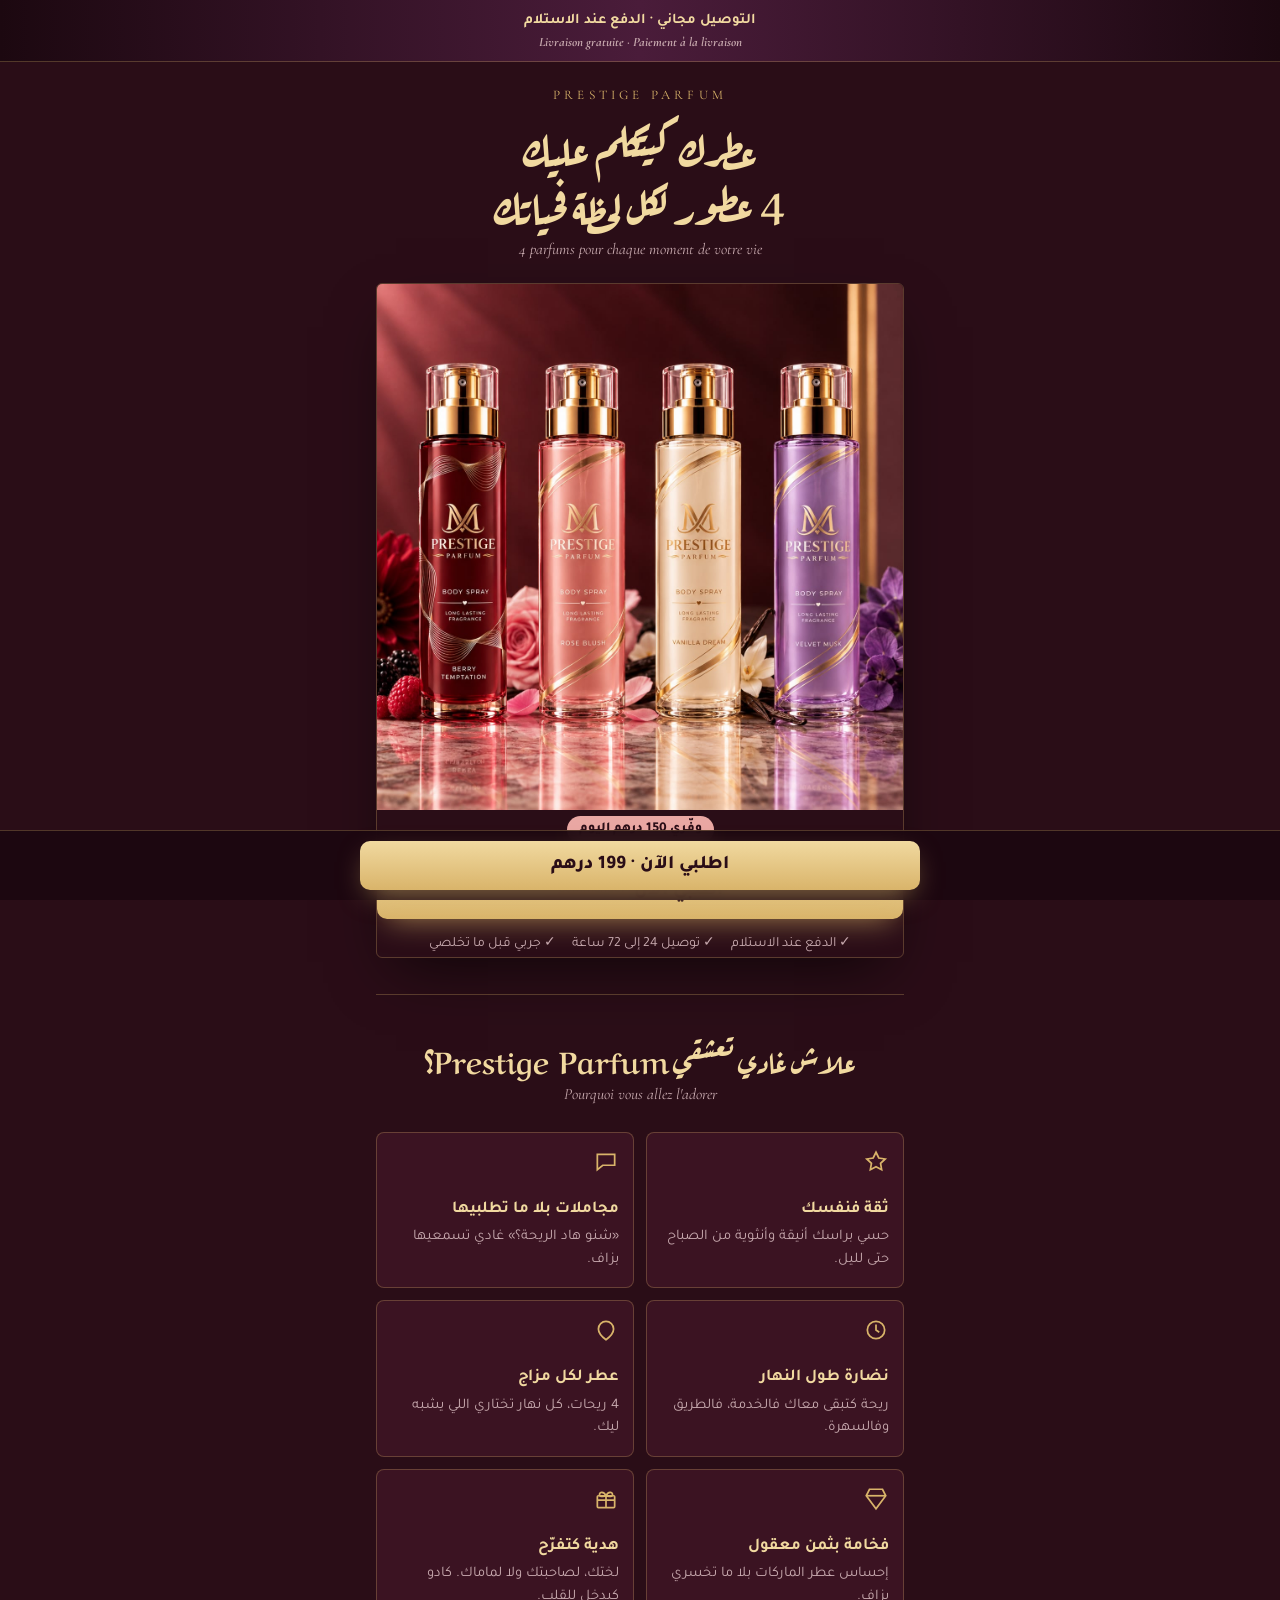
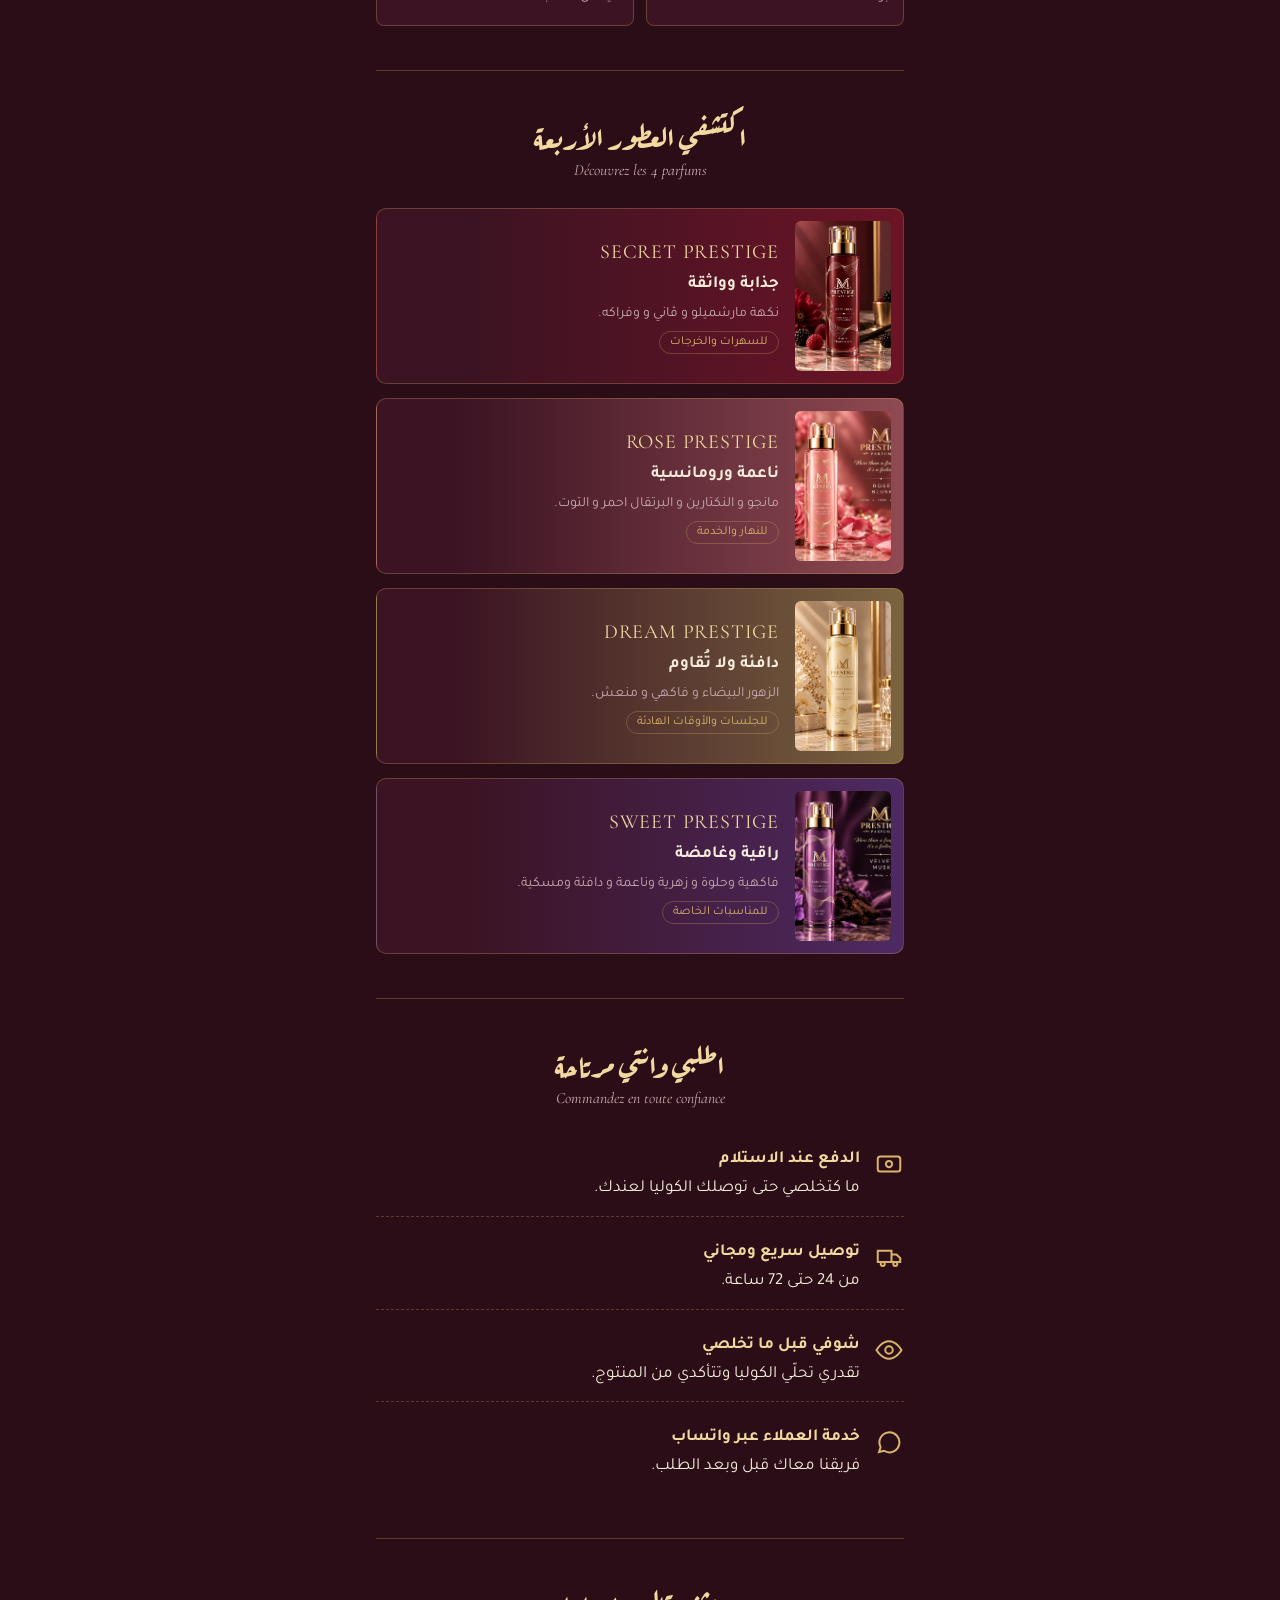
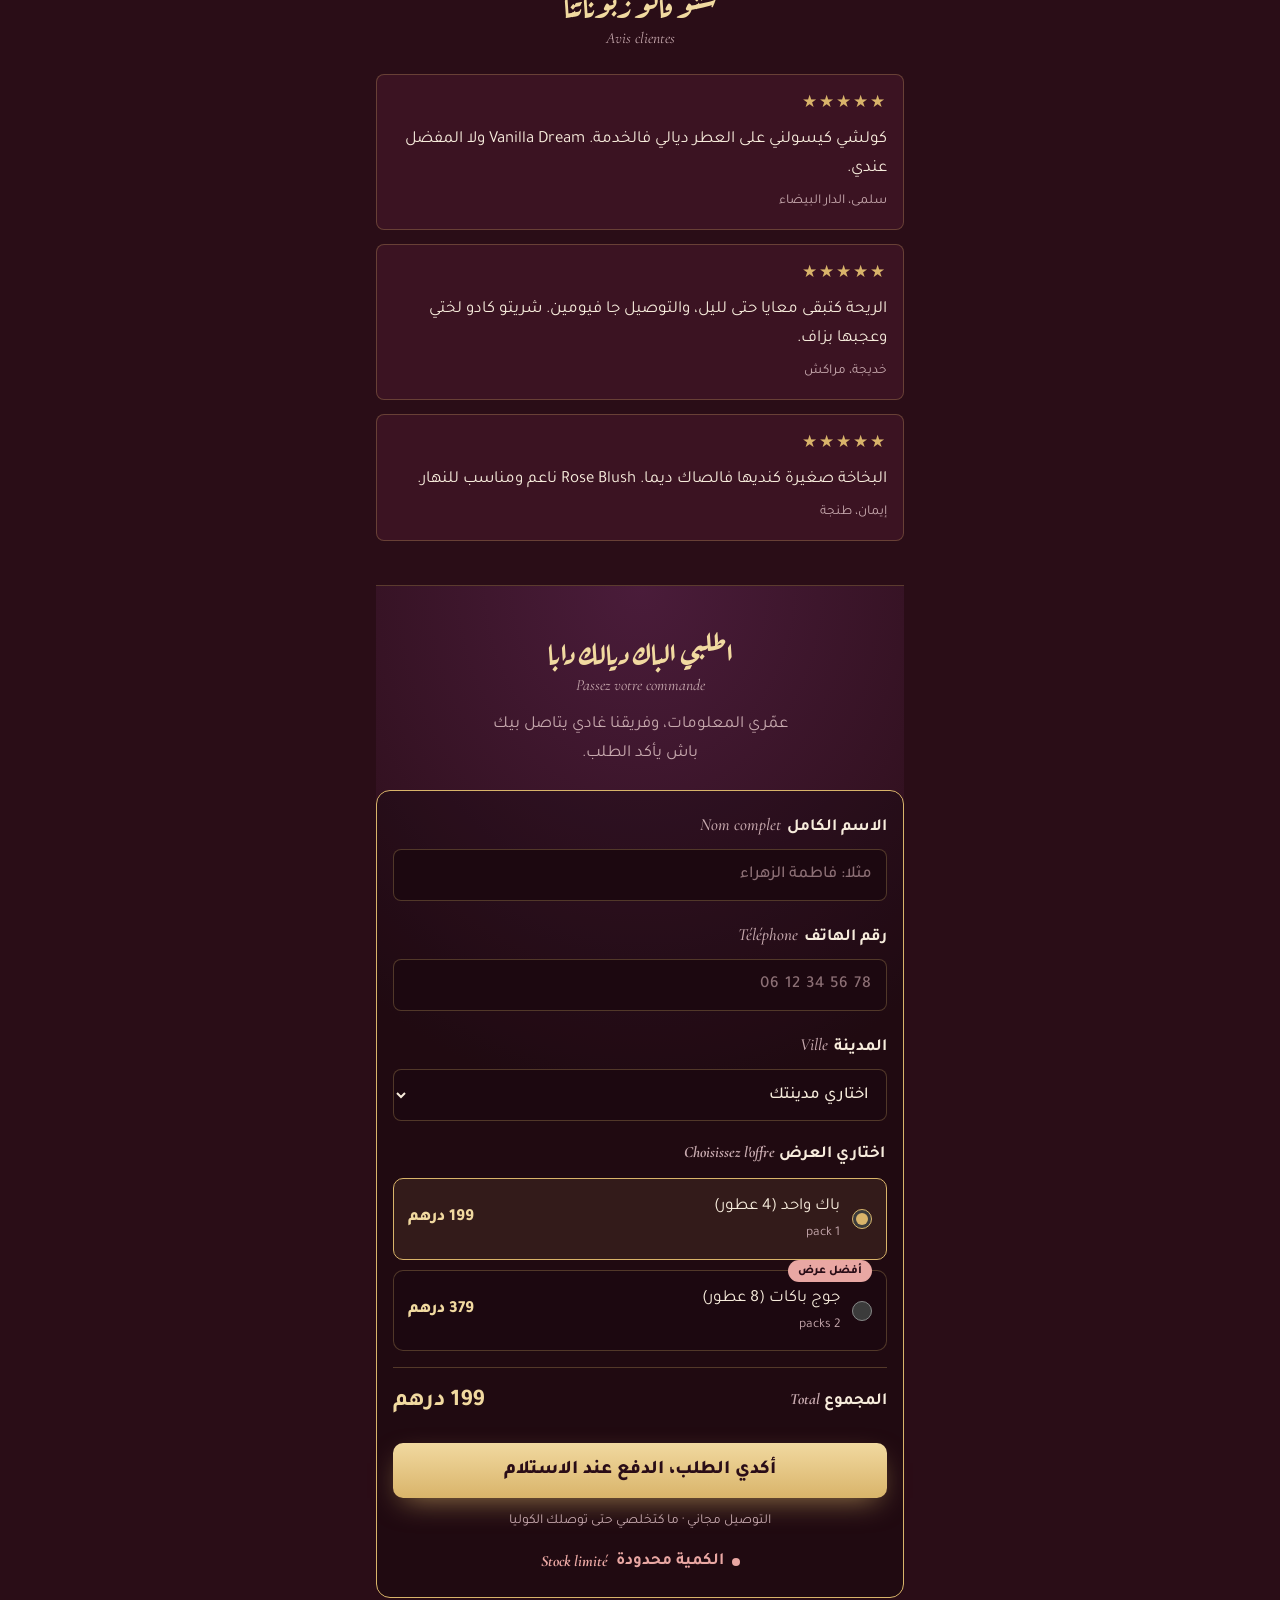
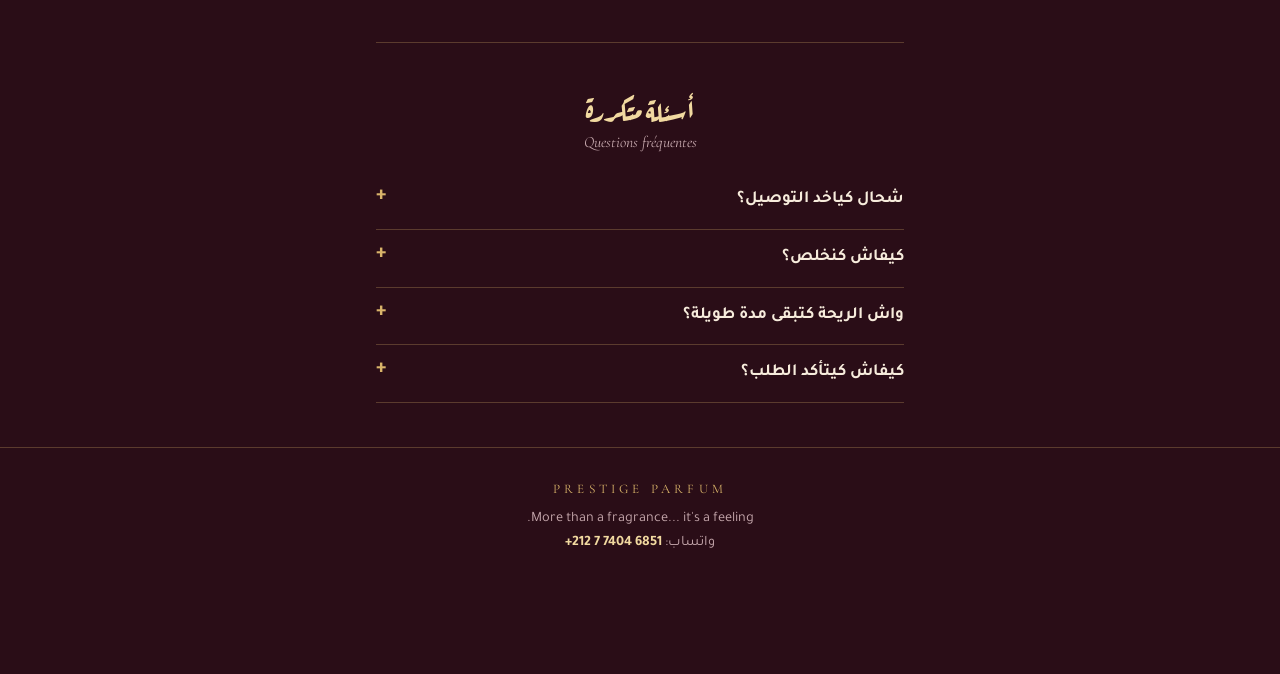
<file: index.html>
<!doctype html><html><head><meta charset=utf8><meta name=viewport content="width=device-width,initial-scale=1,viewport-fit=cover"><style>:root{color-scheme:light;box-sizing:border-box;padding-top:env(safe-area-inset-top,0px);padding-bottom:env(safe-area-inset-bottom,0px)}html{scroll-padding-top:env(safe-area-inset-top,0px)}body{margin:0;padding:0;font:14px -apple-system,BlinkMacSystemFont,sans-serif;background:#fff;color:#000}img{max-width:100%}[hidden]:not([hidden=until-found i]){display:none!important}</style></head><body>
<title>Prestige Parfum</title>
<meta name="claude:viewport-fit-sides" content="cover">
<link rel="preconnect" href="https://fonts.googleapis.com">
<link rel="stylesheet" href="https://fonts.googleapis.com/css2?family=Aref+Ruqaa:wght@400;700&family=Tajawal:wght@400;500;700;800&family=Cormorant+Garamond:ital,wght@0,500;0,600;1,500&display=swap">
<link rel="stylesheet" href="style.css">


<div dir="rtl" lang="ar">
<div class="topbar">التوصيل مجاني · الدفع عند الاستلام
  <span class="fr">Livraison gratuite · Paiement à la livraison</span></div>

<main class="wrap">
  <header class="hero">
    <div class="brand">Prestige Parfum</div>
    <h1>عطرك كيتكلم عليك<br>4 عطور لكل لحظة فحياتك</h1>
    <span class="fr">4 parfums pour chaque moment de votre vie</span>
    <figure class="shot"><img src="produit/251a0d81-afad-4828-9b76-076a8b34fb62.jpg"/>
    <span class="save">وفّري 150 درهم اليوم</span>
    <a class="btn" href="#order">اطلبي الآن <small>Commander</small></a>
    <div class="mini-trust"><span>✓ الدفع عند الاستلام</span><span>✓ توصيل 24 إلى 72 ساعة</span><span>✓ جربي قبل ما تخلصي</span></div>
  </header>

  <section>
    <h2>علاش غادي تعشقي Prestige Parfum؟</h2>
    <span class="fr">Pourquoi vous allez l'adorer</span>
    <div class="benefits">
      <div class="b"><svg viewBox="0 0 24 24"><path d="M12 3l2.6 5.3 5.9.9-4.3 4.1 1 5.8L12 16.4 6.8 19.1l1-5.8L3.5 9.2l5.9-.9z"/></svg><h3>ثقة فنفسك</h3><p>حسي براسك أنيقة وأنثوية من الصباح حتى لليل.</p></div>
      <div class="b"><svg viewBox="0 0 24 24"><path d="M4 5h16v10H9l-5 4z"/></svg><h3>مجاملات بلا ما تطلبيها</h3><p>«شنو هاد الريحة؟» غادي تسمعيها بزاف.</p></div>
      <div class="b"><svg viewBox="0 0 24 24"><circle cx="12" cy="12" r="8"/><path d="M12 7v5l3 2"/></svg><h3>نضارة طول النهار</h3><p>ريحة كتبقى معاك فالخدمة، فالطريق وفالسهرة.</p></div>
      <div class="b"><svg viewBox="0 0 24 24"><path d="M12 21c4-3 7-6 7-10a7 7 0 0 0-14 0c0 4 3 7 7 10z"/></svg><h3>عطر لكل مزاج</h3><p>4 ريحات، كل نهار تختاري اللي يشبه ليك.</p></div>
      <div class="b"><svg viewBox="0 0 24 24"><path d="M6 3h12l3 6-9 12L3 9z"/><path d="M3 9h18"/></svg><h3>فخامة بثمن معقول</h3><p>إحساس عطر الماركات بلا ما تخسري بزاف.</p></div>
      <div class="b"><svg viewBox="0 0 24 24"><rect x="4" y="9" width="16" height="11" rx="1"/><path d="M12 9v11M4 13h16M12 9c-2-4-6-4-6-1s6 1 6 1 6 2 6-1-4-3-6 1"/></svg><h3>هدية كتفرّح</h3><p>لختك، لصاحبتك ولا لماماك. كادو كيدخل للقلب.</p></div>
    </div>
  </section>

  <section>
    <h2>اكتشفي العطور الأربعة</h2>
    <span class="fr">Découvrez les 4 parfums</span>
    <div class="scents">
      <article class="scent" style="--tint:#6b1426">
        <img src="produit/e887d39a-1cb2-4eed-848a-6aa7c193778f.jpg"/>
        <div><span class="en">SECRET PRESTIGE</span><div class="mood">جذابة وواثقة</div><div class="when">نكهة مارشميلو و ڤاني و وفراكه.</div><span class="tag">للسهرات والخرجات</span></div>
      </article>
      <article class="scent" style="--tint:#8f4a52">
        <img src="produit/Élégance Rose Blush Prestige.png"/>
        <div><span class="en">ROSE PRESTIGE</span><div class="mood">ناعمة ورومانسية</div><div class="when">مانجو و النكتارين و البرتقال احمر و التوت.</div><span class="tag">للنهار والخدمة</span></div>
      </article>
      <article class="scent" style="--tint:#7a6440">
        <img src="produit/fa519f61-301d-484a-a3b9-3ae9c3ab3df2.jpg"/>
        <div><span class="en">DREAM PRESTIGE </span><div class="mood">دافئة ولا تُقاوم</div><div class="when">الزهور البيضاء و فاكهي و منعش.</div><span class="tag">للجلسات والأوقات الهادئة</span></div>
      </article>
      <article class="scent" style="--tint:#4d2a63">
        <img src="produit/Prestige Parfum – Velours Musqué.png"/>
        <div><span class="en">SWEET PRESTIGE </span><div class="mood">راقية وغامضة</div><div class="when"> فاكهية وحلوة و زهرية وناعمة و دافئة ومسكية.</div><span class="tag">للمناسبات الخاصة</span></div>
      </article>
    </div>
  </section>

  <section>
    <h2>اطلبي وانتي مرتاحة</h2>
    <span class="fr">Commandez en toute confiance</span>
    <div class="trust">
      <div class="t"><svg viewBox="0 0 24 24"><rect x="3" y="6" width="18" height="12" rx="2"/><circle cx="12" cy="12" r="2.5"/></svg><div><b>الدفع عند الاستلام</b><br>ما كتخلصي حتى توصلك الكوليا لعندك.</div></div>
      <div class="t"><svg viewBox="0 0 24 24"><path d="M3 7h11v9H3zM14 10h4l3 3v3h-7"/><circle cx="7" cy="17.5" r="1.6"/><circle cx="17" cy="17.5" r="1.6"/></svg><div><b>توصيل سريع ومجاني</b><br>من 24 حتى 72 ساعة.</div></div>
      <div class="t"><svg viewBox="0 0 24 24"><path d="M2 12s4-7 10-7 10 7 10 7-4 7-10 7S2 12 2 12z"/><circle cx="12" cy="12" r="3"/></svg><div><b>شوفي قبل ما تخلصي</b><br>تقدري تحلّي الكوليا وتتأكدي من المنتوج.</div></div>
      <div class="t"><svg viewBox="0 0 24 24"><path d="M4 20l1.3-3.9A8 8 0 1 1 8 19z"/></svg><div><b>خدمة العملاء عبر واتساب</b><br>فريقنا معاك قبل وبعد الطلب.</div></div>
    </div>
  </section>

  <section>
    <h2>شنو قالو زبوناتنا</h2>
    <span class="fr">Avis clientes</span>
    <div class="reviews">
      <div class="r"><div class="stars">★★★★★</div><p>كولشي كيسولني على العطر ديالي فالخدمة. Vanilla Dream ولا المفضل عندي.</p><div class="who">سلمى، الدار البيضاء</div></div>
      <div class="r"><div class="stars">★★★★★</div><p>الريحة كتبقى معايا حتى لليل، والتوصيل جا فيومين. شريتو كادو لختي وعجبها بزاف.</p><div class="who">خديجة، مراكش</div></div>
      <div class="r"><div class="stars">★★★★★</div><p>البخاخة صغيرة كنديها فالصاك ديما. Rose Blush ناعم ومناسب للنهار.</p><div class="who">إيمان، طنجة</div></div>
    </div>
  </section>

  <section id="order">
    <h2>اطلبي الباك ديالك دابا</h2>
    <span class="fr">Passez votre commande</span>
    <p class="lede">عمّري المعلومات، وفريقنا غادي يتاصل بيك باش يأكد الطلب.</p>

    <form action="https://api.web3forms.com/submit" method="POST" class="form" id="f" novalidate>
       <input type="hidden" name="access_key" value="2daed259-f0a3-4b2b-a0cb-592db653ac8d">
      <div id="fields">
        <div class="field">
          <label for="name">الاسم الكامل<span>Nom complet</span></label>
          <input id="name" name="name" autocomplete="name" placeholder="مثلا: فاطمة الزهراء" required>
          <div class="err" id="e-name"></div>
        </div>
        <div class="field">
          <label for="phone">رقم الهاتف<span>Téléphone</span></label>
          <input id="phone" name="phone" type="tel" inputmode="numeric" autocomplete="tel" placeholder="06 12 34 56 78" maxlength="14" required>
          <div class="err" id="e-phone"></div>
        </div>
        <div class="field">
          <label for="city">المدينة<span>Ville</span></label>
          <select id="city" name="city" required>
            <option value="">اختاري مدينتك</option>
          </select>
          <div class="err" id="e-city"></div>
        </div>

        <fieldset class="offers">
          <legend>اختاري العرض <span class="fr" style="display:inline">Choisissez l'offre</span></legend>
          <label class="offer"><input type="radio" name="offer" id="o1" value="1" checked>
            <div>باك واحد (4 عطور)<small>1 pack</small></div><span class="p">199 درهم</span></label>
          <label class="offer"><span class="badge">أفضل عرض</span><input type="radio" name="offer" id="o2" value="2">
            <div>جوج باكات (8 عطور)<small>2 packs </small></div><span class="p">379 درهم</span></label>
        </fieldset>

        <div class="total"><span>المجموع <small class="fr" style="display:inline">Total</small></span><span class="v" id="total">199 درهم</span></div>
        <button class="btn" type="submit">أكدي الطلب، الدفع عند الاستلام</button>
        <p class="note">التوصيل مجاني · ما كتخلصي حتى توصلك الكوليا</p>
        <div class="stock"><span class="dot"></span>الكمية محدودة <span class="fr" style="display:inline;color:inherit">Stock limité</span></div>
      </div>
      <div class="thanks" id="thanks" hidden>
        <svg viewBox="0 0 24 24"><circle cx="12" cy="12" r="10"/><path d="M7 12.5l3.2 3L17 9"/></svg>
        <h3>شكرا! توصلنا بالطلب ديالك</h3>
        <p>غادي يتاصل بيك فريقنا قريبا باش يأكد الطلب ديالك.</p>
        <span class="fr">Merci ! Notre équipe vous appellera pour confirmer votre commande.</span>
      </div>
    </form>
  </section>

  <section>
    <h2>أسئلة متكررة</h2>
    <span class="fr">Questions fréquentes</span>
    <div class="faq">
      <details><summary>شحال كياخد التوصيل؟</summary><p>من 24 حتى 72 ساعة حسب المدينة، والتوصيل مجاني.</p></details>
      <details><summary>كيفاش كنخلص؟</summary><p>كاش عند الاستلام، للموزع ملي توصلك الكوليا. ما كاين حتى دفع أونلاين.</p></details>
      <details><summary>واش الريحة كتبقى مدة طويلة؟</summary><p>إيه، التركيبة مصممة باش تبقى معاك ساعات. وبفضل الحجم الصغير تقدري تعاودي البخ فأي وقت.</p></details>
      <details><summary>كيفاش كيتأكد الطلب؟</summary><p>بعد ما تعمري الفورمولير، كنعيطو ليك فالتيليفون باش نأكدو معاك الطلب والمدينة.</p></details>
    </div>
  </section>
</main>

<footer>
  <div class="wrap">
    <span class="brand">Prestige Parfum</span>
    More than a fragrance... it's a feeling.<br>
    واتساب: <span class="wa">+212 7 7404 6851</span>
  </div>
</footer>

<div class="sticky" id="sticky"><a class="btn" href="#order">اطلبي الآن · 199 درهم</a></div>
</div>

<script src="javaScripte.js"></script>

</body></html>
</file>
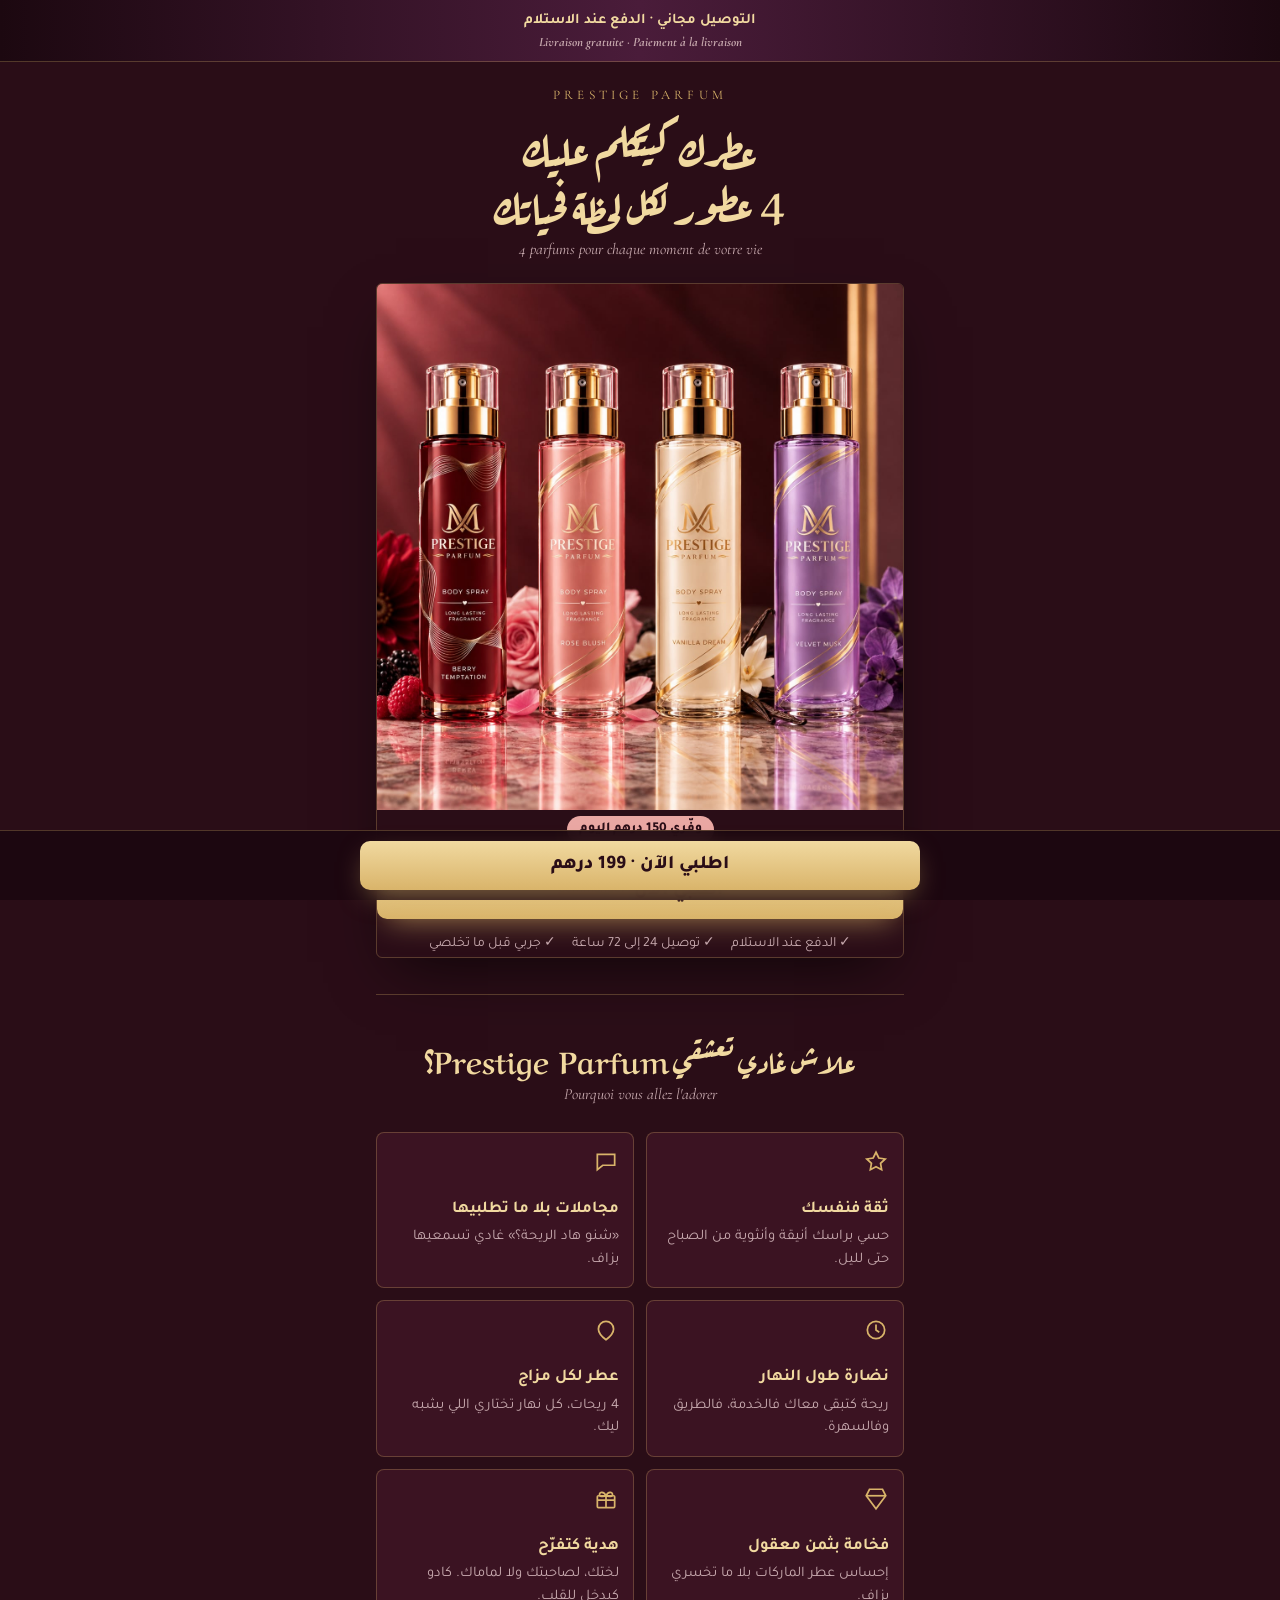
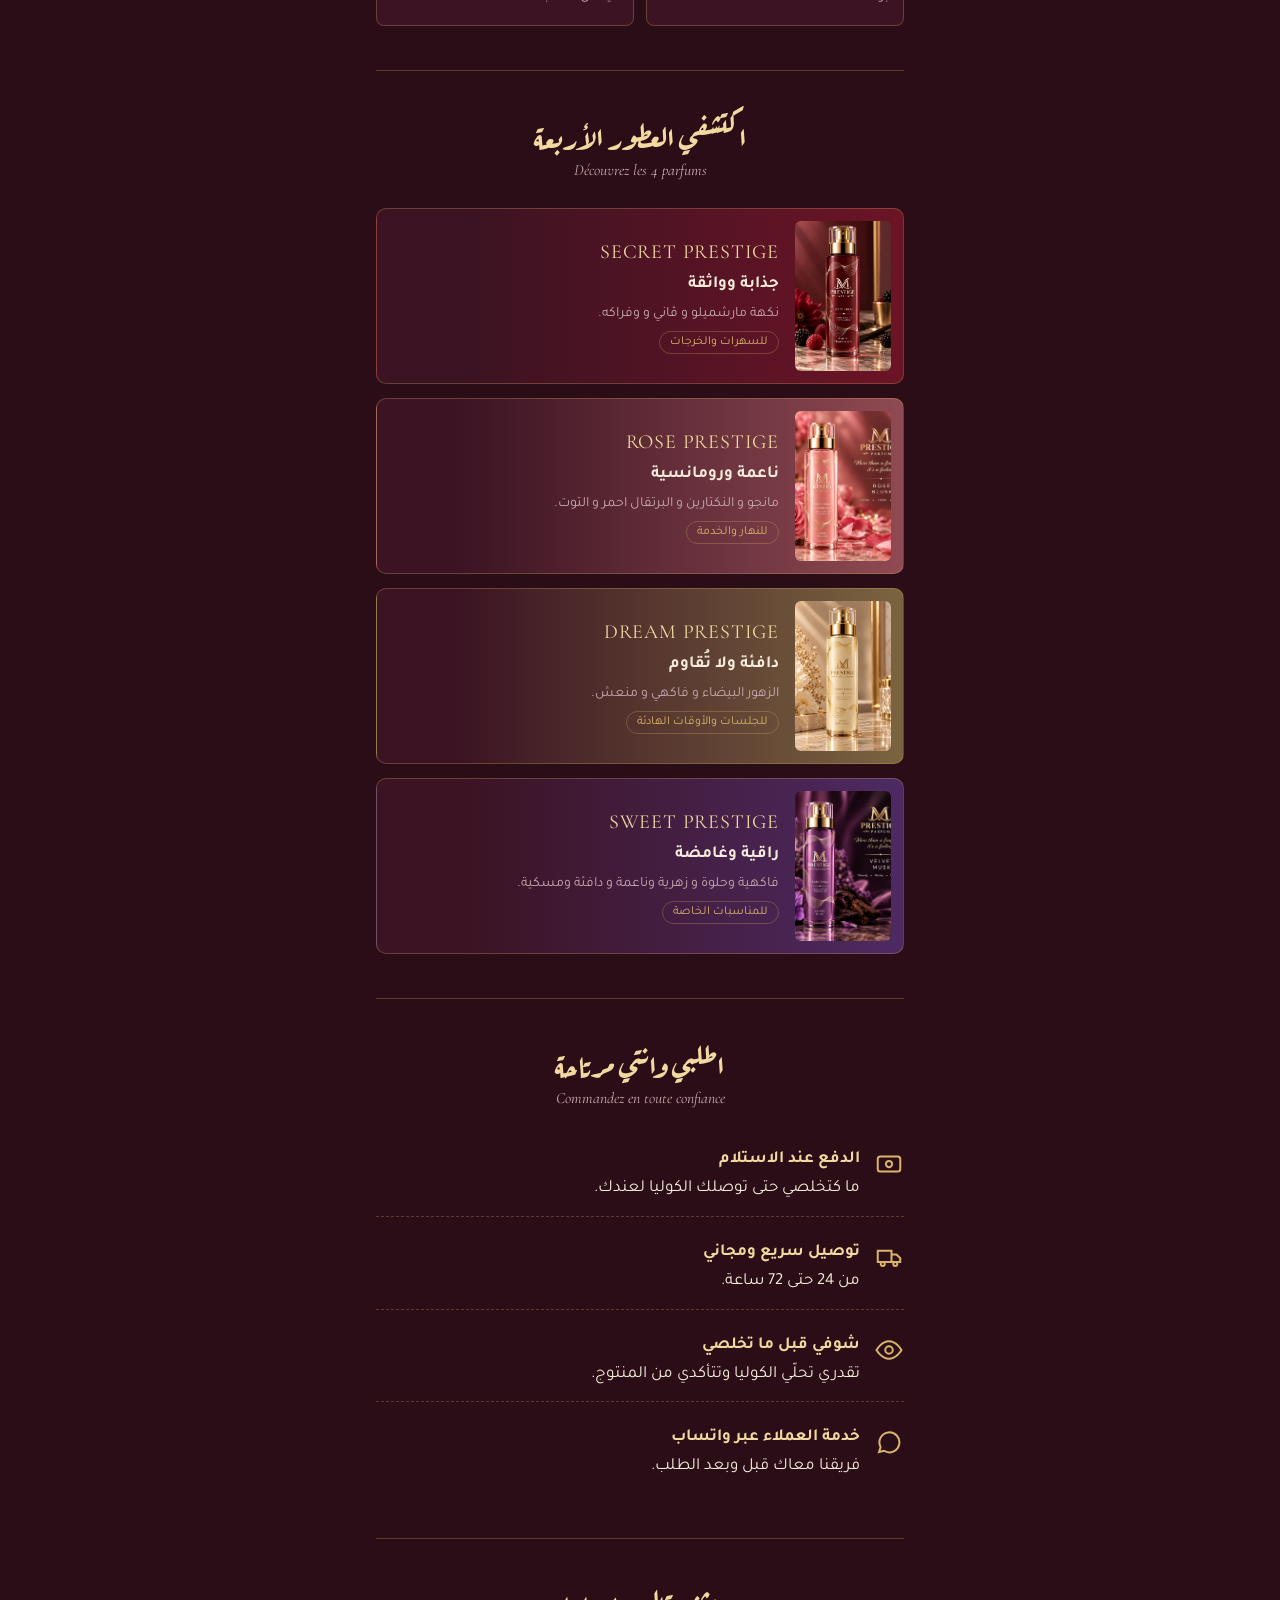
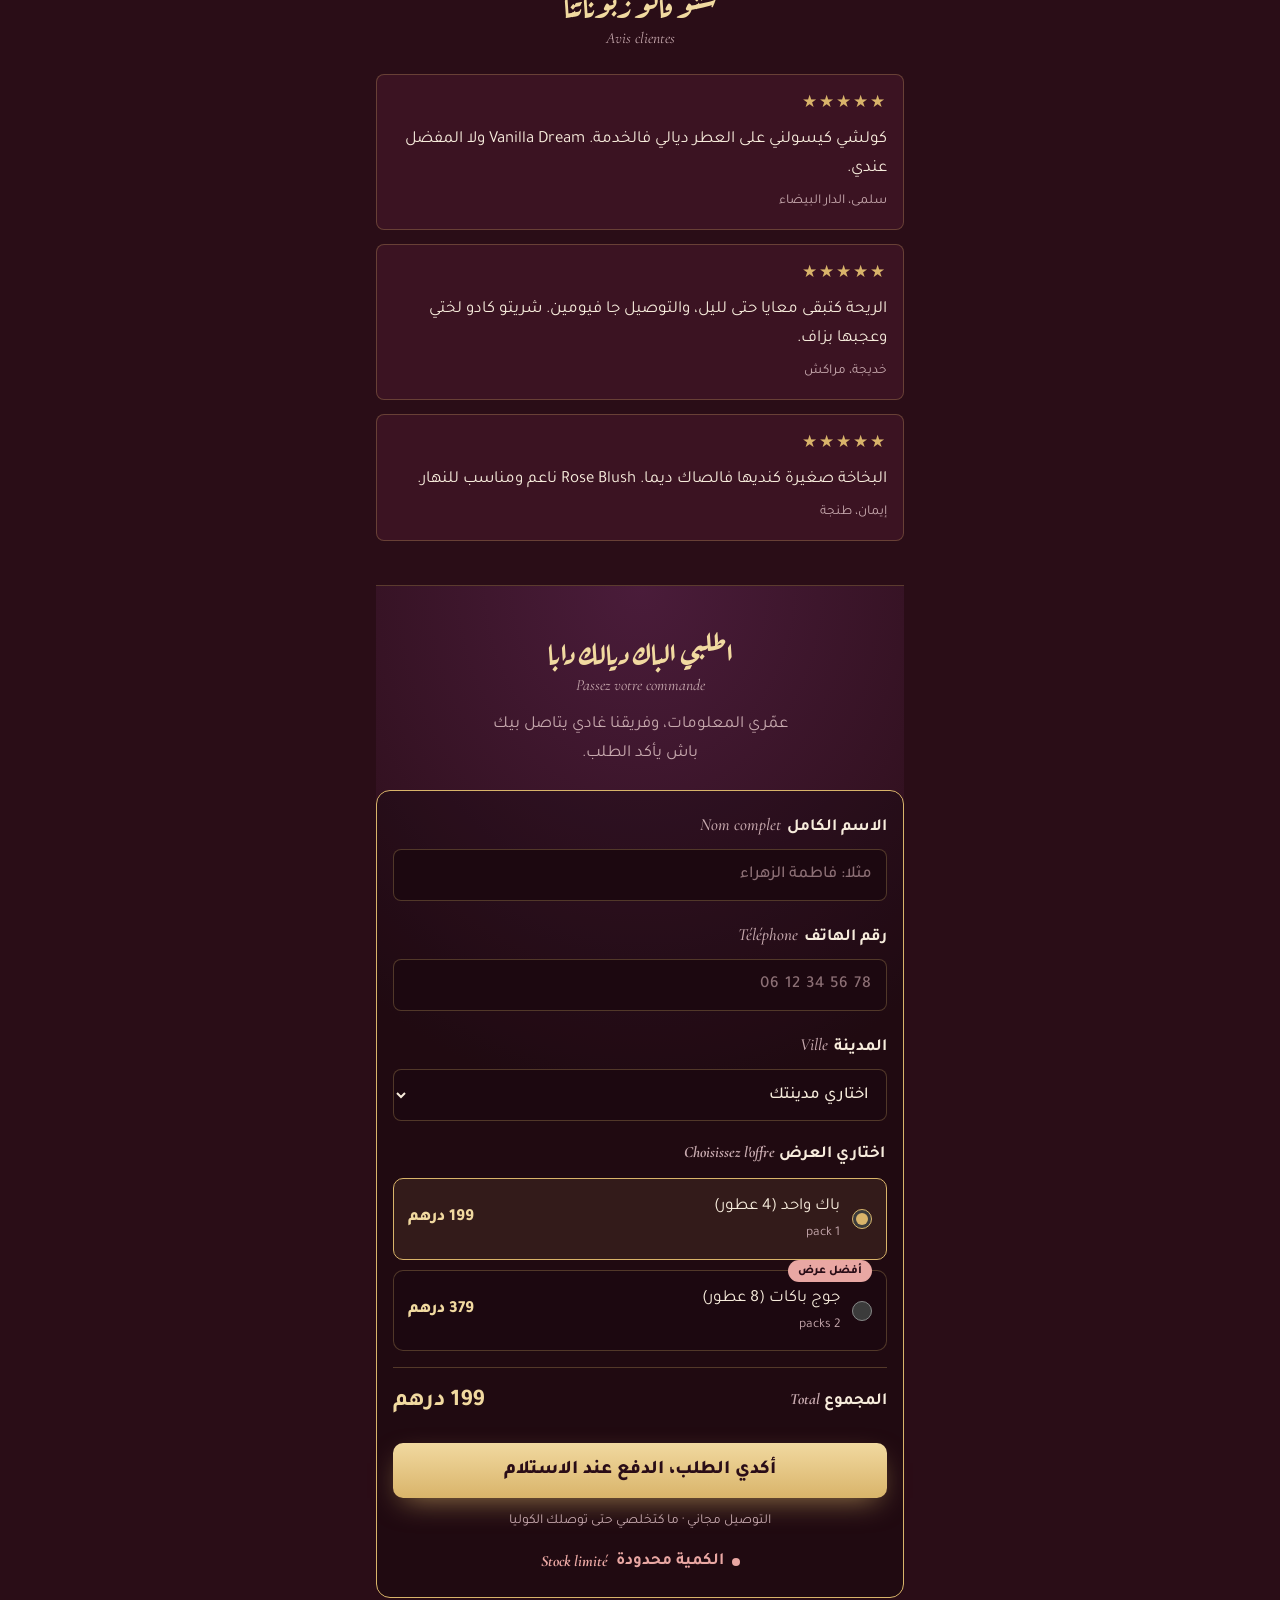
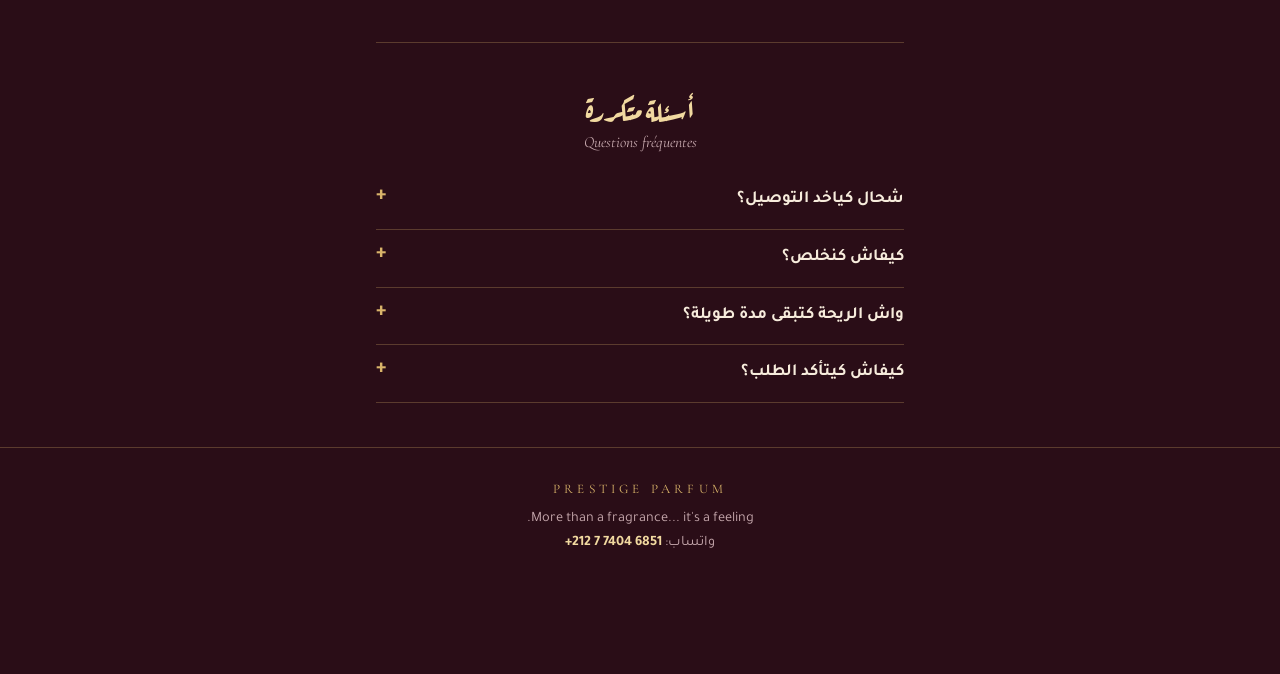
<file: L_P/index.html>
<!doctype html><html><head><meta charset=utf8><meta name=viewport content="width=device-width,initial-scale=1,viewport-fit=cover"><style>:root{color-scheme:light;box-sizing:border-box;padding-top:env(safe-area-inset-top,0px);padding-bottom:env(safe-area-inset-bottom,0px)}html{scroll-padding-top:env(safe-area-inset-top,0px)}body{margin:0;padding:0;font:14px -apple-system,BlinkMacSystemFont,sans-serif;background:#fff;color:#000}img{max-width:100%}[hidden]:not([hidden=until-found i]){display:none!important}</style></head><body>
<title>Prestige Parfum</title>
<meta name="claude:viewport-fit-sides" content="cover">
<link rel="preconnect" href="https://fonts.googleapis.com">
<link rel="stylesheet" href="https://fonts.googleapis.com/css2?family=Aref+Ruqaa:wght@400;700&family=Tajawal:wght@400;500;700;800&family=Cormorant+Garamond:ital,wght@0,500;0,600;1,500&display=swap">
<link rel="stylesheet" href="style.css">


<div dir="rtl" lang="ar">
<div class="topbar">التوصيل مجاني · الدفع عند الاستلام
  <span class="fr">Livraison gratuite · Paiement à la livraison</span></div>

<main class="wrap">
  <header class="hero">
    <div class="brand">Prestige Parfum</div>
    <h1>عطرك كيتكلم عليك<br>4 عطور لكل لحظة فحياتك</h1>
    <span class="fr">4 parfums pour chaque moment de votre vie</span>
    <figure class="shot"><img src="produit/251a0d81-afad-4828-9b76-076a8b34fb62.jpg"/>
    <span class="save">وفّري 150 درهم اليوم</span>
    <a class="btn" href="#order">اطلبي الآن <small>Commander</small></a>
    <div class="mini-trust"><span>✓ الدفع عند الاستلام</span><span>✓ توصيل 24 إلى 72 ساعة</span><span>✓ جربي قبل ما تخلصي</span></div>
  </header>

  <section>
    <h2>علاش غادي تعشقي Prestige Parfum؟</h2>
    <span class="fr">Pourquoi vous allez l'adorer</span>
    <div class="benefits">
      <div class="b"><svg viewBox="0 0 24 24"><path d="M12 3l2.6 5.3 5.9.9-4.3 4.1 1 5.8L12 16.4 6.8 19.1l1-5.8L3.5 9.2l5.9-.9z"/></svg><h3>ثقة فنفسك</h3><p>حسي براسك أنيقة وأنثوية من الصباح حتى لليل.</p></div>
      <div class="b"><svg viewBox="0 0 24 24"><path d="M4 5h16v10H9l-5 4z"/></svg><h3>مجاملات بلا ما تطلبيها</h3><p>«شنو هاد الريحة؟» غادي تسمعيها بزاف.</p></div>
      <div class="b"><svg viewBox="0 0 24 24"><circle cx="12" cy="12" r="8"/><path d="M12 7v5l3 2"/></svg><h3>نضارة طول النهار</h3><p>ريحة كتبقى معاك فالخدمة، فالطريق وفالسهرة.</p></div>
      <div class="b"><svg viewBox="0 0 24 24"><path d="M12 21c4-3 7-6 7-10a7 7 0 0 0-14 0c0 4 3 7 7 10z"/></svg><h3>عطر لكل مزاج</h3><p>4 ريحات، كل نهار تختاري اللي يشبه ليك.</p></div>
      <div class="b"><svg viewBox="0 0 24 24"><path d="M6 3h12l3 6-9 12L3 9z"/><path d="M3 9h18"/></svg><h3>فخامة بثمن معقول</h3><p>إحساس عطر الماركات بلا ما تخسري بزاف.</p></div>
      <div class="b"><svg viewBox="0 0 24 24"><rect x="4" y="9" width="16" height="11" rx="1"/><path d="M12 9v11M4 13h16M12 9c-2-4-6-4-6-1s6 1 6 1 6 2 6-1-4-3-6 1"/></svg><h3>هدية كتفرّح</h3><p>لختك، لصاحبتك ولا لماماك. كادو كيدخل للقلب.</p></div>
    </div>
  </section>

  <section>
    <h2>اكتشفي العطور الأربعة</h2>
    <span class="fr">Découvrez les 4 parfums</span>
    <div class="scents">
      <article class="scent" style="--tint:#6b1426">
        <img src="produit/e887d39a-1cb2-4eed-848a-6aa7c193778f.jpg"/>
        <div><span class="en">SECRET PRESTIGE</span><div class="mood">جذابة وواثقة</div><div class="when">نكهة مارشميلو و ڤاني و وفراكه.</div><span class="tag">للسهرات والخرجات</span></div>
      </article>
      <article class="scent" style="--tint:#8f4a52">
        <img src="produit/Élégance Rose Blush Prestige.png"/>
        <div><span class="en">ROSE PRESTIGE</span><div class="mood">ناعمة ورومانسية</div><div class="when">مانجو و النكتارين و البرتقال احمر و التوت.</div><span class="tag">للنهار والخدمة</span></div>
      </article>
      <article class="scent" style="--tint:#7a6440">
        <img src="produit/fa519f61-301d-484a-a3b9-3ae9c3ab3df2.jpg"/>
        <div><span class="en">DREAM PRESTIGE </span><div class="mood">دافئة ولا تُقاوم</div><div class="when">الزهور البيضاء و فاكهي و منعش.</div><span class="tag">للجلسات والأوقات الهادئة</span></div>
      </article>
      <article class="scent" style="--tint:#4d2a63">
        <img src="produit/Prestige Parfum – Velours Musqué.png"/>
        <div><span class="en">SWEET PRESTIGE </span><div class="mood">راقية وغامضة</div><div class="when"> فاكهية وحلوة و زهرية وناعمة و دافئة ومسكية.</div><span class="tag">للمناسبات الخاصة</span></div>
      </article>
    </div>
  </section>

  <section>
    <h2>اطلبي وانتي مرتاحة</h2>
    <span class="fr">Commandez en toute confiance</span>
    <div class="trust">
      <div class="t"><svg viewBox="0 0 24 24"><rect x="3" y="6" width="18" height="12" rx="2"/><circle cx="12" cy="12" r="2.5"/></svg><div><b>الدفع عند الاستلام</b><br>ما كتخلصي حتى توصلك الكوليا لعندك.</div></div>
      <div class="t"><svg viewBox="0 0 24 24"><path d="M3 7h11v9H3zM14 10h4l3 3v3h-7"/><circle cx="7" cy="17.5" r="1.6"/><circle cx="17" cy="17.5" r="1.6"/></svg><div><b>توصيل سريع ومجاني</b><br>من 24 حتى 72 ساعة.</div></div>
      <div class="t"><svg viewBox="0 0 24 24"><path d="M2 12s4-7 10-7 10 7 10 7-4 7-10 7S2 12 2 12z"/><circle cx="12" cy="12" r="3"/></svg><div><b>شوفي قبل ما تخلصي</b><br>تقدري تحلّي الكوليا وتتأكدي من المنتوج.</div></div>
      <div class="t"><svg viewBox="0 0 24 24"><path d="M4 20l1.3-3.9A8 8 0 1 1 8 19z"/></svg><div><b>خدمة العملاء عبر واتساب</b><br>فريقنا معاك قبل وبعد الطلب.</div></div>
    </div>
  </section>

  <section>
    <h2>شنو قالو زبوناتنا</h2>
    <span class="fr">Avis clientes</span>
    <div class="reviews">
      <div class="r"><div class="stars">★★★★★</div><p>كولشي كيسولني على العطر ديالي فالخدمة. Vanilla Dream ولا المفضل عندي.</p><div class="who">سلمى، الدار البيضاء</div></div>
      <div class="r"><div class="stars">★★★★★</div><p>الريحة كتبقى معايا حتى لليل، والتوصيل جا فيومين. شريتو كادو لختي وعجبها بزاف.</p><div class="who">خديجة، مراكش</div></div>
      <div class="r"><div class="stars">★★★★★</div><p>البخاخة صغيرة كنديها فالصاك ديما. Rose Blush ناعم ومناسب للنهار.</p><div class="who">إيمان، طنجة</div></div>
    </div>
  </section>

  <section id="order">
    <h2>اطلبي الباك ديالك دابا</h2>
    <span class="fr">Passez votre commande</span>
    <p class="lede">عمّري المعلومات، وفريقنا غادي يتاصل بيك باش يأكد الطلب.</p>

    <form action="https://api.web3forms.com/submit" method="POST" class="form" id="f" novalidate>
       <input type="hidden" name="access_key" value="2daed259-f0a3-4b2b-a0cb-592db653ac8d">
      <div id="fields">
        <div class="field">
          <label for="name">الاسم الكامل<span>Nom complet</span></label>
          <input id="name" name="name" autocomplete="name" placeholder="مثلا: فاطمة الزهراء" required>
          <div class="err" id="e-name"></div>
        </div>
        <div class="field">
          <label for="phone">رقم الهاتف<span>Téléphone</span></label>
          <input id="phone" name="phone" type="tel" inputmode="numeric" autocomplete="tel" placeholder="06 12 34 56 78" maxlength="14" required>
          <div class="err" id="e-phone"></div>
        </div>
        <div class="field">
          <label for="city">المدينة<span>Ville</span></label>
          <select id="city" name="city" required>
            <option value="">اختاري مدينتك</option>
          </select>
          <div class="err" id="e-city"></div>
        </div>

        <fieldset class="offers">
          <legend>اختاري العرض <span class="fr" style="display:inline">Choisissez l'offre</span></legend>
          <label class="offer"><input type="radio" name="offer" id="o1" value="1" checked>
            <div>باك واحد (4 عطور)<small>1 pack</small></div><span class="p">199 درهم</span></label>
          <label class="offer"><span class="badge">أفضل عرض</span><input type="radio" name="offer" id="o2" value="2">
            <div>جوج باكات (8 عطور)<small>2 packs </small></div><span class="p">379 درهم</span></label>
        </fieldset>

        <div class="total"><span>المجموع <small class="fr" style="display:inline">Total</small></span><span class="v" id="total">199 درهم</span></div>
        <button class="btn" type="submit">أكدي الطلب، الدفع عند الاستلام</button>
        <p class="note">التوصيل مجاني · ما كتخلصي حتى توصلك الكوليا</p>
        <div class="stock"><span class="dot"></span>الكمية محدودة <span class="fr" style="display:inline;color:inherit">Stock limité</span></div>
      </div>
      <div class="thanks" id="thanks" hidden>
        <svg viewBox="0 0 24 24"><circle cx="12" cy="12" r="10"/><path d="M7 12.5l3.2 3L17 9"/></svg>
        <h3>شكرا! توصلنا بالطلب ديالك</h3>
        <p>غادي يتاصل بيك فريقنا قريبا باش يأكد الطلب ديالك.</p>
        <span class="fr">Merci ! Notre équipe vous appellera pour confirmer votre commande.</span>
      </div>
    </form>
  </section>

  <section>
    <h2>أسئلة متكررة</h2>
    <span class="fr">Questions fréquentes</span>
    <div class="faq">
      <details><summary>شحال كياخد التوصيل؟</summary><p>من 24 حتى 72 ساعة حسب المدينة، والتوصيل مجاني.</p></details>
      <details><summary>كيفاش كنخلص؟</summary><p>كاش عند الاستلام، للموزع ملي توصلك الكوليا. ما كاين حتى دفع أونلاين.</p></details>
      <details><summary>واش الريحة كتبقى مدة طويلة؟</summary><p>إيه، التركيبة مصممة باش تبقى معاك ساعات. وبفضل الحجم الصغير تقدري تعاودي البخ فأي وقت.</p></details>
      <details><summary>كيفاش كيتأكد الطلب؟</summary><p>بعد ما تعمري الفورمولير، كنعيطو ليك فالتيليفون باش نأكدو معاك الطلب والمدينة.</p></details>
    </div>
  </section>
</main>

<footer>
  <div class="wrap">
    <span class="brand">Prestige Parfum</span>
    More than a fragrance... it's a feeling.<br>
    واتساب: <span class="wa">+212 7 7404 6851</span>
  </div>
</footer>

<div class="sticky" id="sticky"><a class="btn" href="#order">اطلبي الآن · 199 درهم</a></div>
</div>

<script src="javaScripte.js"></script>

</body></html>
</file>
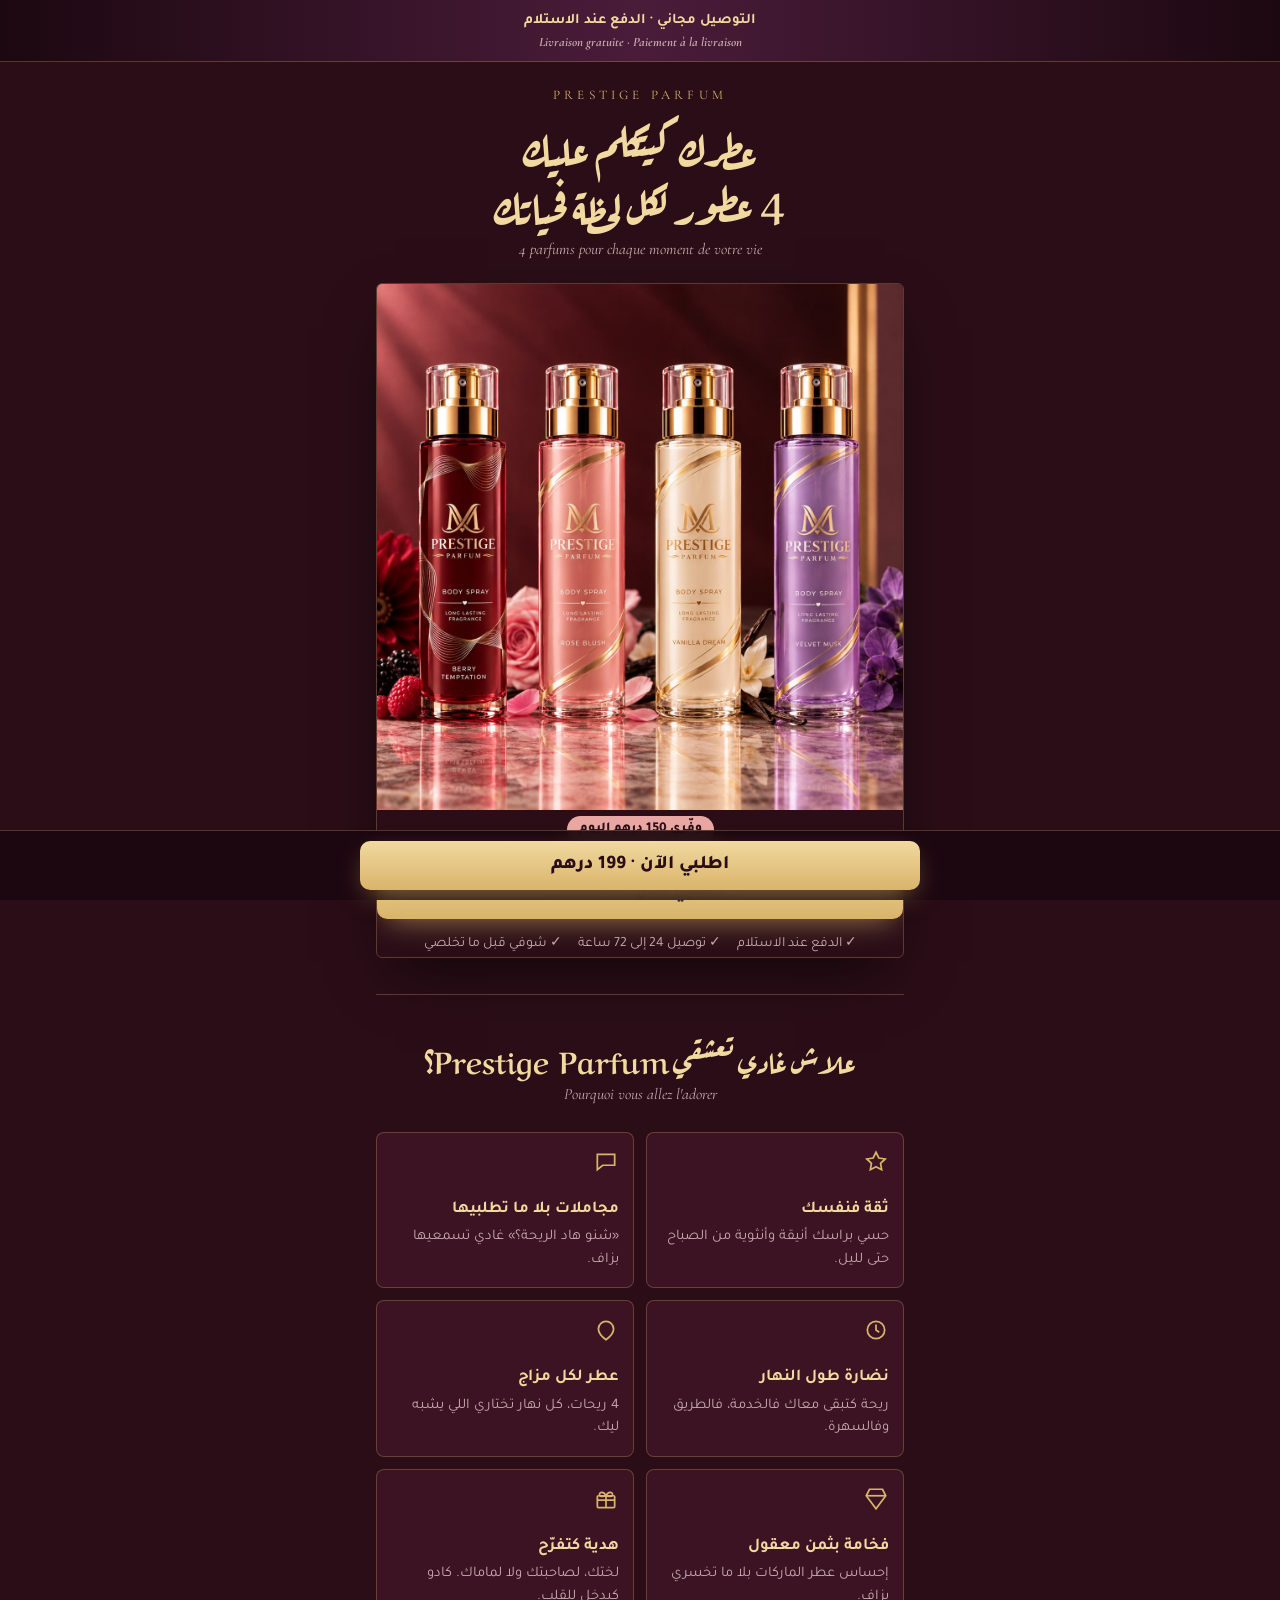
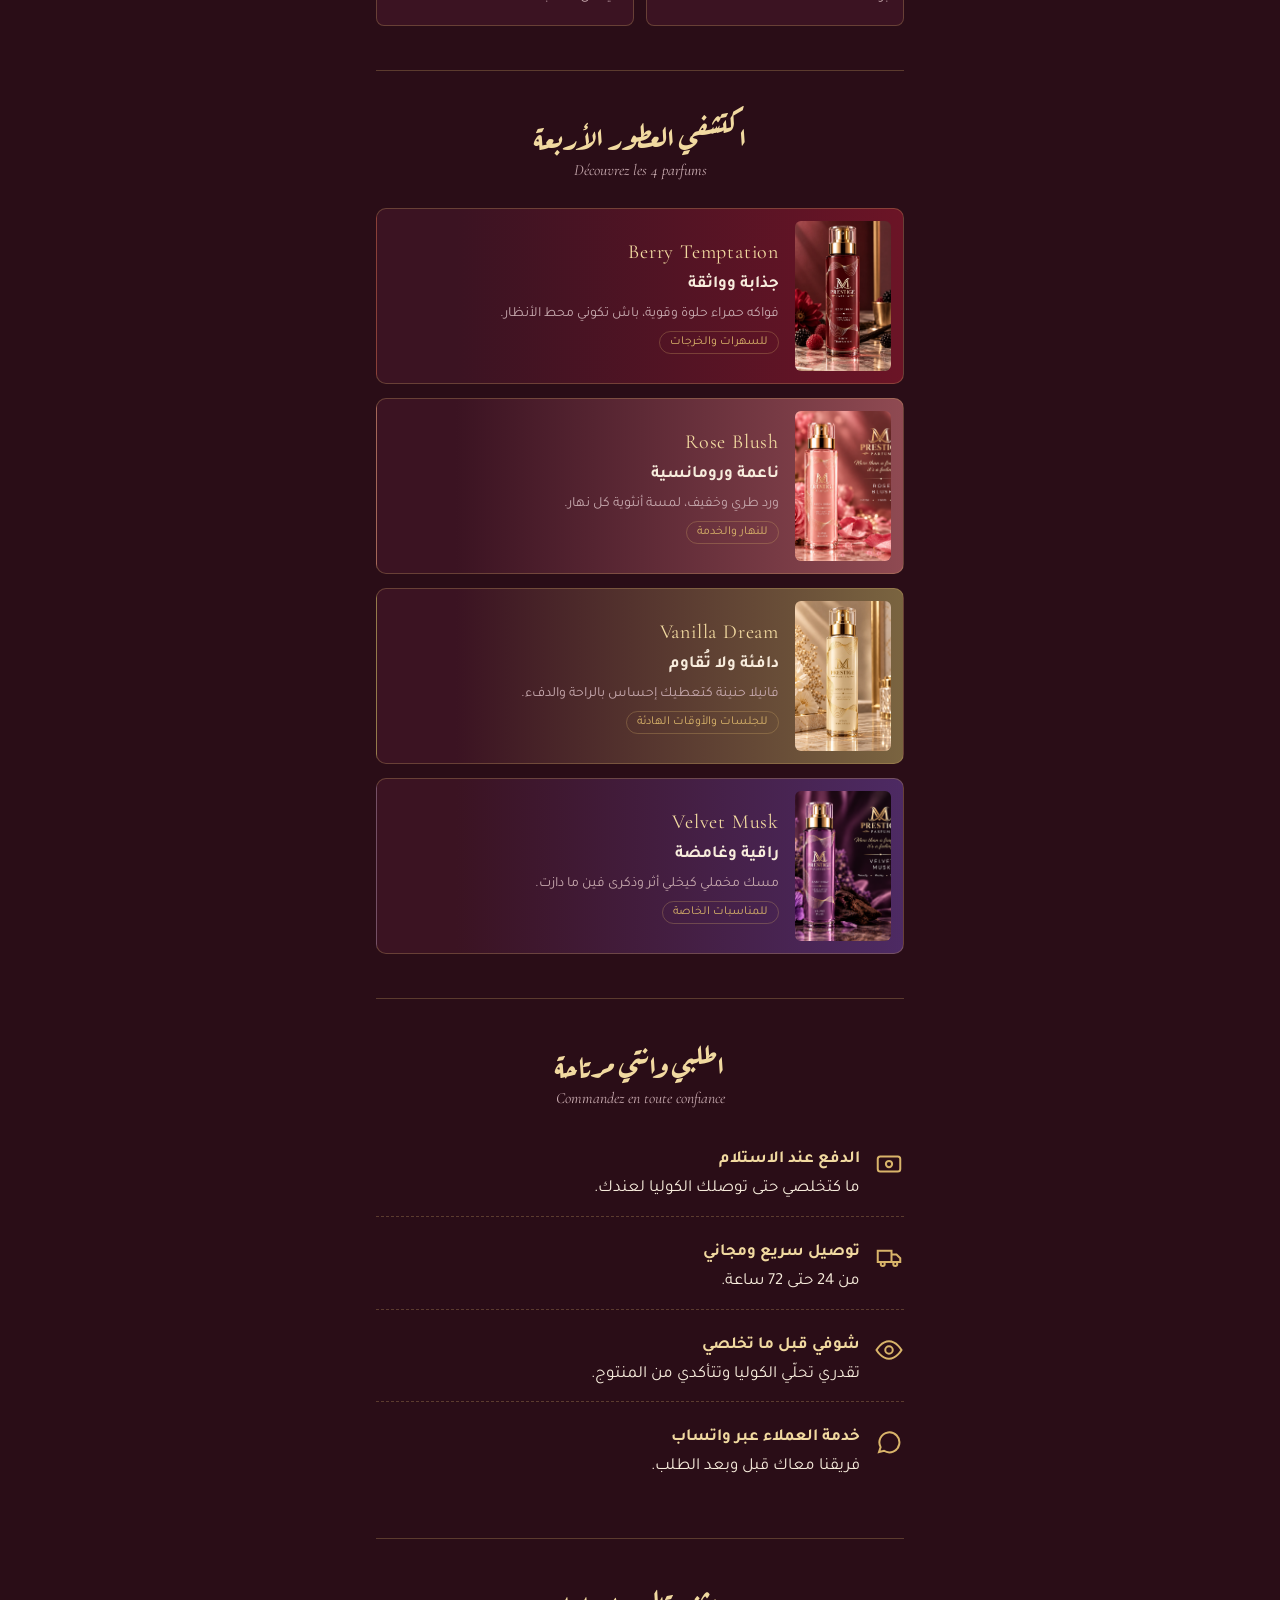
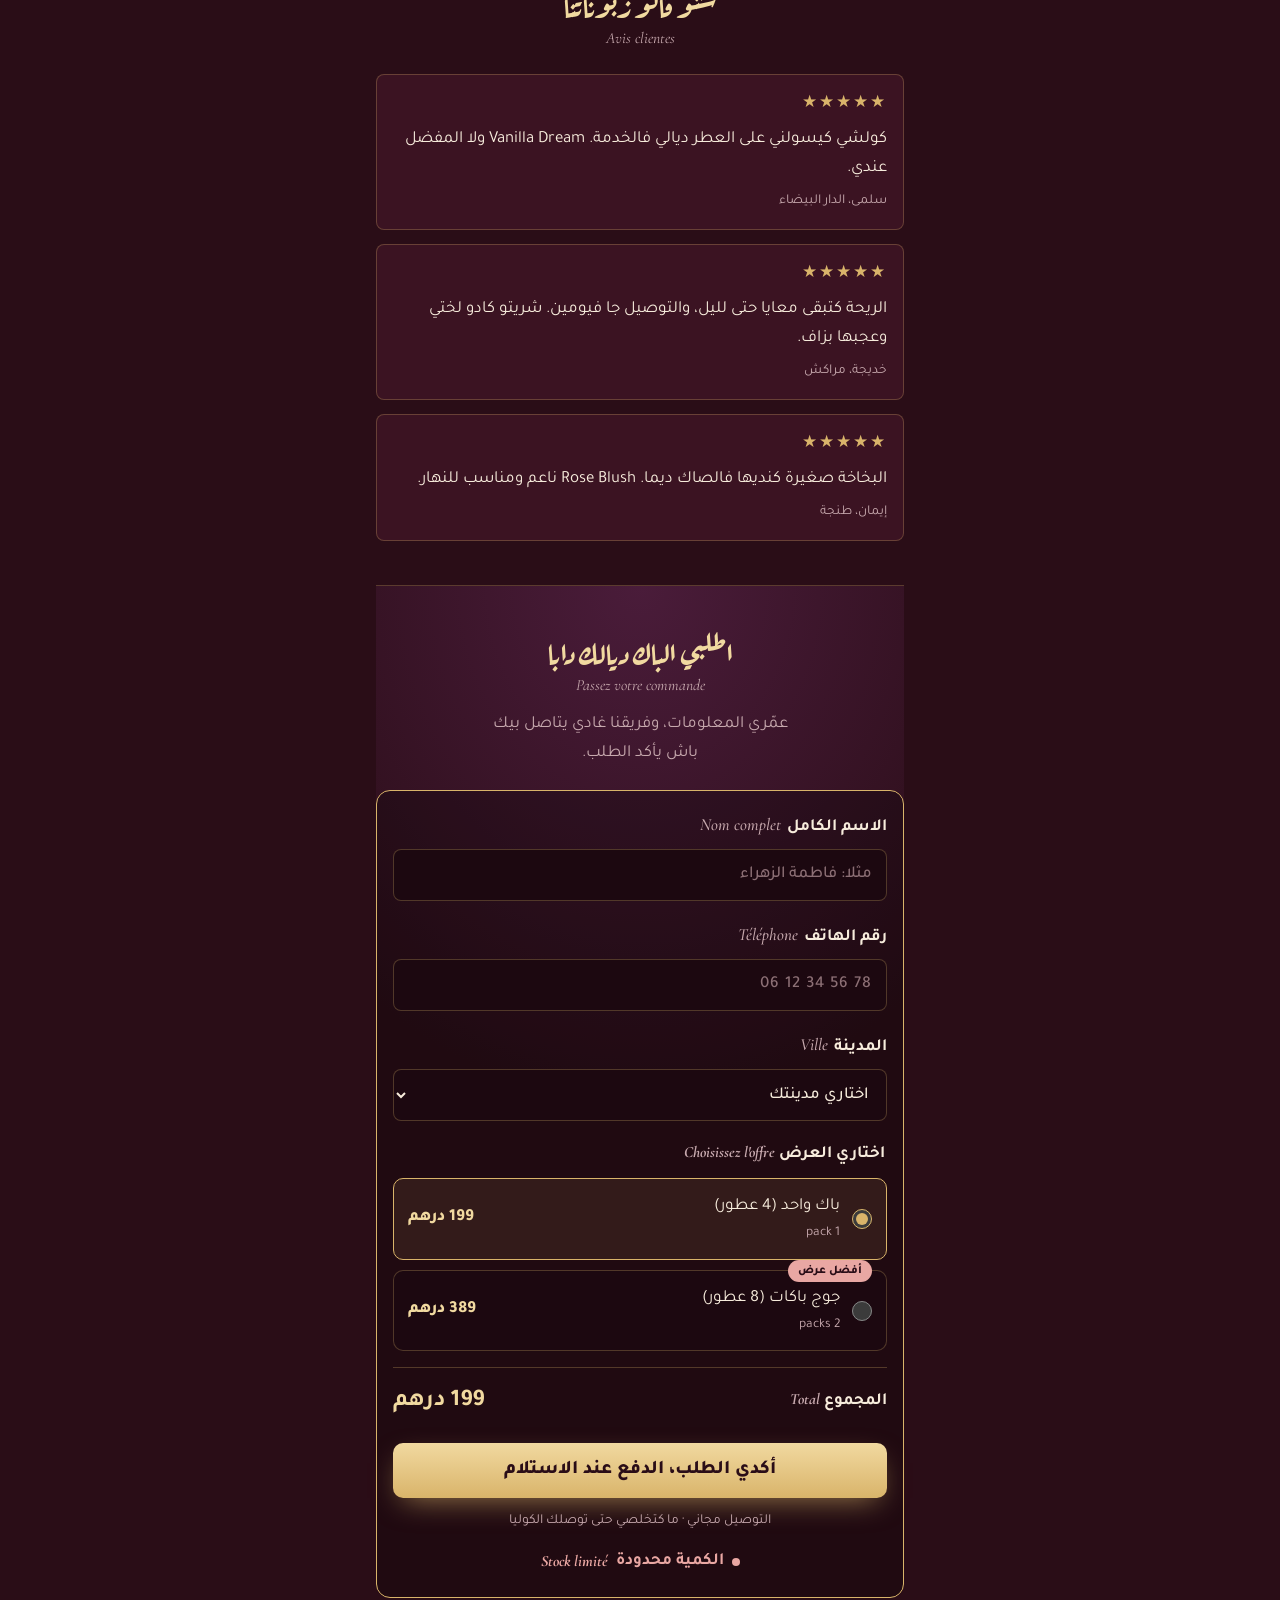
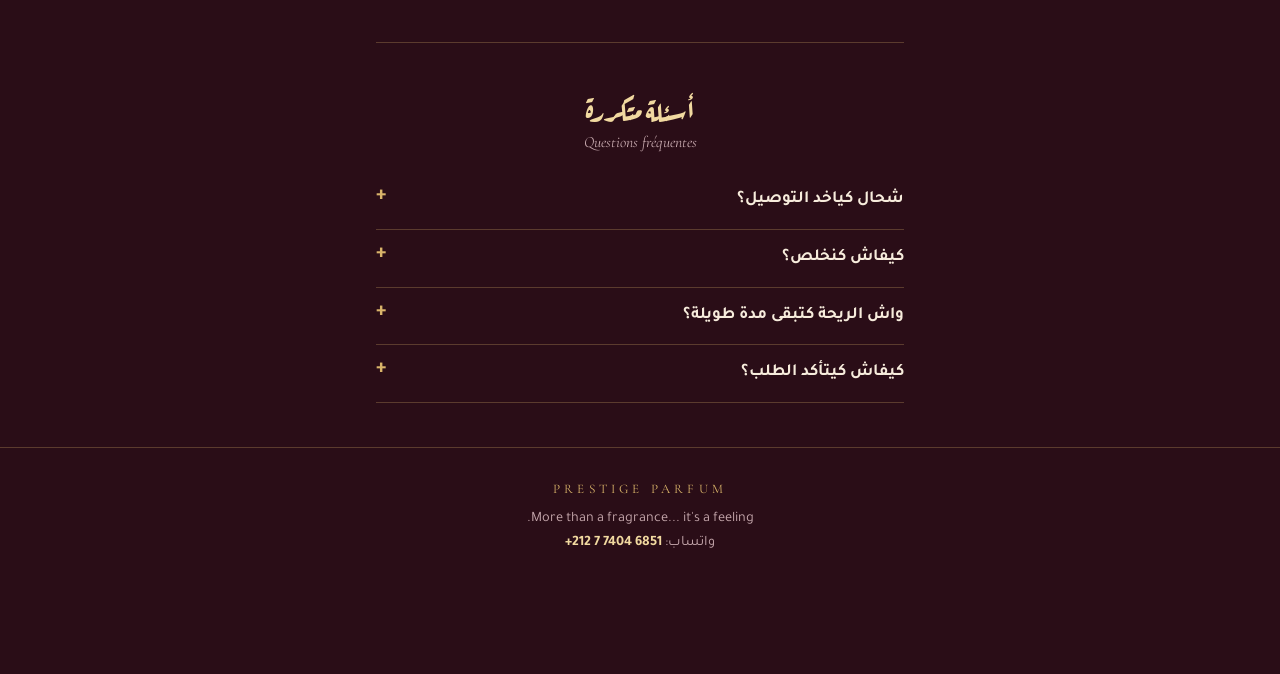
<file: Prestige Parfum.html>
<!doctype html><html><head><meta charset=utf8><meta name=viewport content="width=device-width,initial-scale=1,viewport-fit=cover"><style>:root{color-scheme:light;box-sizing:border-box;padding-top:env(safe-area-inset-top,0px);padding-bottom:env(safe-area-inset-bottom,0px)}html{scroll-padding-top:env(safe-area-inset-top,0px)}body{margin:0;padding:0;font:14px -apple-system,BlinkMacSystemFont,sans-serif;background:#fff;color:#000}img{max-width:100%}[hidden]:not([hidden=until-found i]){display:none!important}</style></head><body>
<title>Prestige Parfum</title>
<meta name="claude:viewport-fit-sides" content="cover">
<link rel="preconnect" href="https://fonts.googleapis.com">
<link rel="stylesheet" href="https://fonts.googleapis.com/css2?family=Aref+Ruqaa:wght@400;700&family=Tajawal:wght@400;500;700;800&family=Cormorant+Garamond:ital,wght@0,500;0,600;1,500&display=swap">
<link rel="stylesheet" href="style.css">


<div dir="rtl" lang="ar">
<div class="topbar">التوصيل مجاني · الدفع عند الاستلام
  <span class="fr">Livraison gratuite · Paiement à la livraison</span></div>

<main class="wrap">
  <header class="hero">
    <div class="brand">Prestige Parfum</div>
    <h1>عطرك كيتكلم عليك<br>4 عطور لكل لحظة فحياتك</h1>
    <span class="fr">4 parfums pour chaque moment de votre vie</span>
    <figure class="shot"><img src="produit/251a0d81-afad-4828-9b76-076a8b34fb62.jpg"/>
    <span class="save">وفّري 150 درهم اليوم</span>
    <a class="btn" href="#order">اطلبي الآن <small>Commander</small></a>
    <div class="mini-trust"><span>✓ الدفع عند الاستلام</span><span>✓ توصيل 24 إلى 72 ساعة</span><span>✓ شوفي قبل ما تخلصي</span></div>
  </header>

  <section>
    <h2>علاش غادي تعشقي Prestige Parfum؟</h2>
    <span class="fr">Pourquoi vous allez l'adorer</span>
    <div class="benefits">
      <div class="b"><svg viewBox="0 0 24 24"><path d="M12 3l2.6 5.3 5.9.9-4.3 4.1 1 5.8L12 16.4 6.8 19.1l1-5.8L3.5 9.2l5.9-.9z"/></svg><h3>ثقة فنفسك</h3><p>حسي براسك أنيقة وأنثوية من الصباح حتى لليل.</p></div>
      <div class="b"><svg viewBox="0 0 24 24"><path d="M4 5h16v10H9l-5 4z"/></svg><h3>مجاملات بلا ما تطلبيها</h3><p>«شنو هاد الريحة؟» غادي تسمعيها بزاف.</p></div>
      <div class="b"><svg viewBox="0 0 24 24"><circle cx="12" cy="12" r="8"/><path d="M12 7v5l3 2"/></svg><h3>نضارة طول النهار</h3><p>ريحة كتبقى معاك فالخدمة، فالطريق وفالسهرة.</p></div>
      <div class="b"><svg viewBox="0 0 24 24"><path d="M12 21c4-3 7-6 7-10a7 7 0 0 0-14 0c0 4 3 7 7 10z"/></svg><h3>عطر لكل مزاج</h3><p>4 ريحات، كل نهار تختاري اللي يشبه ليك.</p></div>
      <div class="b"><svg viewBox="0 0 24 24"><path d="M6 3h12l3 6-9 12L3 9z"/><path d="M3 9h18"/></svg><h3>فخامة بثمن معقول</h3><p>إحساس عطر الماركات بلا ما تخسري بزاف.</p></div>
      <div class="b"><svg viewBox="0 0 24 24"><rect x="4" y="9" width="16" height="11" rx="1"/><path d="M12 9v11M4 13h16M12 9c-2-4-6-4-6-1s6 1 6 1 6 2 6-1-4-3-6 1"/></svg><h3>هدية كتفرّح</h3><p>لختك، لصاحبتك ولا لماماك. كادو كيدخل للقلب.</p></div>
    </div>
  </section>

  <section>
    <h2>اكتشفي العطور الأربعة</h2>
    <span class="fr">Découvrez les 4 parfums</span>
    <div class="scents">
      <article class="scent" style="--tint:#6b1426">
        <img src="produit/e887d39a-1cb2-4eed-848a-6aa7c193778f.jpg"/>
        <div><span class="en">Berry Temptation</span><div class="mood">جذابة وواثقة</div><div class="when">فواكه حمراء حلوة وقوية، باش تكوني محط الأنظار.</div><span class="tag">للسهرات والخرجات</span></div>
      </article>
      <article class="scent" style="--tint:#8f4a52">
        <img src="produit/Élégance Rose Blush Prestige.png"/>
        <div><span class="en">Rose Blush</span><div class="mood">ناعمة ورومانسية</div><div class="when">ورد طري وخفيف، لمسة أنثوية كل نهار.</div><span class="tag">للنهار والخدمة</span></div>
      </article>
      <article class="scent" style="--tint:#7a6440">
        <img src="produit/fa519f61-301d-484a-a3b9-3ae9c3ab3df2.jpg"/>
        <div><span class="en">Vanilla Dream</span><div class="mood">دافئة ولا تُقاوم</div><div class="when">فانيلا حنينة كتعطيك إحساس بالراحة والدفء.</div><span class="tag">للجلسات والأوقات الهادئة</span></div>
      </article>
      <article class="scent" style="--tint:#4d2a63">
        <img src="produit/Prestige Parfum – Velours Musqué.png"/>
        <div><span class="en">Velvet Musk</span><div class="mood">راقية وغامضة</div><div class="when">مسك مخملي كيخلي أثر وذكرى فين ما دازت.</div><span class="tag">للمناسبات الخاصة</span></div>
      </article>
    </div>
  </section>

  <section>
    <h2>اطلبي وانتي مرتاحة</h2>
    <span class="fr">Commandez en toute confiance</span>
    <div class="trust">
      <div class="t"><svg viewBox="0 0 24 24"><rect x="3" y="6" width="18" height="12" rx="2"/><circle cx="12" cy="12" r="2.5"/></svg><div><b>الدفع عند الاستلام</b><br>ما كتخلصي حتى توصلك الكوليا لعندك.</div></div>
      <div class="t"><svg viewBox="0 0 24 24"><path d="M3 7h11v9H3zM14 10h4l3 3v3h-7"/><circle cx="7" cy="17.5" r="1.6"/><circle cx="17" cy="17.5" r="1.6"/></svg><div><b>توصيل سريع ومجاني</b><br>من 24 حتى 72 ساعة.</div></div>
      <div class="t"><svg viewBox="0 0 24 24"><path d="M2 12s4-7 10-7 10 7 10 7-4 7-10 7S2 12 2 12z"/><circle cx="12" cy="12" r="3"/></svg><div><b>شوفي قبل ما تخلصي</b><br>تقدري تحلّي الكوليا وتتأكدي من المنتوج.</div></div>
      <div class="t"><svg viewBox="0 0 24 24"><path d="M4 20l1.3-3.9A8 8 0 1 1 8 19z"/></svg><div><b>خدمة العملاء عبر واتساب</b><br>فريقنا معاك قبل وبعد الطلب.</div></div>
    </div>
  </section>

  <section>
    <h2>شنو قالو زبوناتنا</h2>
    <span class="fr">Avis clientes</span>
    <div class="reviews">
      <div class="r"><div class="stars">★★★★★</div><p>كولشي كيسولني على العطر ديالي فالخدمة. Vanilla Dream ولا المفضل عندي.</p><div class="who">سلمى، الدار البيضاء</div></div>
      <div class="r"><div class="stars">★★★★★</div><p>الريحة كتبقى معايا حتى لليل، والتوصيل جا فيومين. شريتو كادو لختي وعجبها بزاف.</p><div class="who">خديجة، مراكش</div></div>
      <div class="r"><div class="stars">★★★★★</div><p>البخاخة صغيرة كنديها فالصاك ديما. Rose Blush ناعم ومناسب للنهار.</p><div class="who">إيمان، طنجة</div></div>
    </div>
  </section>

  <section id="order">
    <h2>اطلبي الباك ديالك دابا</h2>
    <span class="fr">Passez votre commande</span>
    <p class="lede">عمّري المعلومات، وفريقنا غادي يتاصل بيك باش يأكد الطلب.</p>

    <form onsubmit="sendWhatsApp(event)" class="form" id="f" novalidate>
      <div id="fields">
        <div class="field">
          <label for="name">الاسم الكامل<span>Nom complet</span></label>
          <input id="name" name="name" autocomplete="name" placeholder="مثلا: فاطمة الزهراء" required>
          <div class="err" id="e-name"></div>
        </div>
        <div class="field">
          <label for="phone">رقم الهاتف<span>Téléphone</span></label>
          <input id="phone" name="phone" type="tel" inputmode="numeric" autocomplete="tel" placeholder="06 12 34 56 78" maxlength="14" required>
          <div class="err" id="e-phone"></div>
        </div>
        <div class="field">
          <label for="city">المدينة<span>Ville</span></label>
          <select id="city" name="city" required>
            <option value="">اختاري مدينتك</option>
          </select>
          <div class="err" id="e-city"></div>
        </div>

        <fieldset class="offers">
          <legend>اختاري العرض <span class="fr" style="display:inline">Choisissez l'offre</span></legend>
          <label class="offer"><input type="radio" name="offer" id="o1" value="1" checked>
            <div>باك واحد (4 عطور)<small>1 pack</small></div><span class="p">199 درهم</span></label>
          <label class="offer"><span class="badge">أفضل عرض</span><input type="radio" name="offer" id="o2" value="2">
            <div>جوج باكات (8 عطور)<small>2 packs </small></div><span class="p">389 درهم</span></label>
        </fieldset>

        <div class="total"><span>المجموع <small class="fr" style="display:inline">Total</small></span><span class="v" id="total">199 درهم</span></div>
        <button class="btn" type="submit">أكدي الطلب، الدفع عند الاستلام</button>
        <p class="note">التوصيل مجاني · ما كتخلصي حتى توصلك الكوليا</p>
        <div class="stock"><span class="dot"></span>الكمية محدودة <span class="fr" style="display:inline;color:inherit">Stock limité</span></div>
      </div>
      <div class="thanks" id="thanks" hidden>
        <svg viewBox="0 0 24 24"><circle cx="12" cy="12" r="10"/><path d="M7 12.5l3.2 3L17 9"/></svg>
        <h3>شكرا! توصلنا بالطلب ديالك</h3>
        <p>غادي يتاصل بيك فريقنا قريبا باش يأكد الطلب ديالك.</p>
        <span class="fr">Merci ! Notre équipe vous appellera pour confirmer votre commande.</span>
      </div>
    </form>
  </section>

  <section>
    <h2>أسئلة متكررة</h2>
    <span class="fr">Questions fréquentes</span>
    <div class="faq">
      <details><summary>شحال كياخد التوصيل؟</summary><p>من 24 حتى 72 ساعة حسب المدينة، والتوصيل مجاني.</p></details>
      <details><summary>كيفاش كنخلص؟</summary><p>كاش عند الاستلام، للموزع ملي توصلك الكوليا. ما كاين حتى دفع أونلاين.</p></details>
      <details><summary>واش الريحة كتبقى مدة طويلة؟</summary><p>إيه، التركيبة مصممة باش تبقى معاك ساعات. وبفضل الحجم الصغير تقدري تعاودي البخ فأي وقت.</p></details>
      <details><summary>كيفاش كيتأكد الطلب؟</summary><p>بعد ما تعمري الفورمولير، كنعيطو ليك فالتيليفون باش نأكدو معاك الطلب والمدينة.</p></details>
    </div>
  </section>
</main>

<footer>
  <div class="wrap">
    <span class="brand">Prestige Parfum</span>
    More than a fragrance... it's a feeling.<br>
    واتساب: <span class="wa">+212 7 7404 6851</span>
  </div>
</footer>

<div class="sticky" id="sticky"><a class="btn" href="#order">اطلبي الآن · 199 درهم</a></div>
</div>

<script src="javaScripte.js"></script>

</body></html>
</file>
<file: style.css>
/* Layout: single narrow column like a boutique leaflet; wine ground, gold hairlines, one gold CTA. */
:root{
  --wine:#2a0d17; --wine-2:#3b1322; --plum:#4a1c3a; --gold:#d9b46a; --gold-2:#f1d9a0;
  --cream:#f7ecdc; --rose:#e9a7a3; --muted:#c7a9ae; --line:rgba(217,180,106,.28);
  --ok:#7fd4a0; --err:#ff9c9c;
  --f-display:"Aref Ruqaa","Amiri",serif; --f-body:"Tajawal","Segoe UI",Tahoma,sans-serif;
  --f-latin:"Cormorant Garamond",Georgia,serif;
  color-scheme:dark;
}
*{box-sizing:border-box}
body{background:var(--wine);color:var(--cream);font-family:var(--f-body);font-size:17px;line-height:1.7;
  padding-bottom:88px}
body::before{content:"";position:fixed;inset:0 0 auto;height:env(safe-area-inset-top,0px);z-index:10;background:#1c0810}
.wrap{max-width:560px;margin:0 auto;padding-left:max(16px,env(safe-area-inset-left,0px));padding-right:max(16px,env(safe-area-inset-right,0px))}
section{padding-block:44px;border-top:1px solid var(--line)}
.fr{font-family:var(--f-latin);font-style:italic;color:var(--muted);direction:ltr;display:block;font-size:.98rem;line-height:1.4}
h1,h2{font-family:var(--f-display);font-weight:700;color:var(--gold-2);text-wrap:balance;margin:0}
h2{font-size:1.9rem;line-height:1.35;text-align:center}
h2 + .fr{text-align:center;margin-top:4px}
.lede{color:var(--muted);text-align:center;margin:14px auto 0;max-width:34ch}

.topbar{background:linear-gradient(90deg,#1c0810,var(--plum),#1c0810);color:var(--gold-2);text-align:center;font-weight:700;font-size:.92rem;padding-block:9px;border-bottom:1px solid var(--line)}
.topbar .fr{font-size:.8rem;color:var(--muted)}

.hero{padding-block:22px 36px;border:0;text-align:center}
.brand{font-family:var(--f-latin);letter-spacing:.32em;font-size:.82rem;color:var(--gold);text-transform:uppercase;direction:ltr}
.hero h1{font-size:2.35rem;line-height:1.3;margin-top:10px}
.hero .fr{margin-top:6px}
.shot{margin:22px 0 0;border-radius:6px;overflow:hidden;border:1px solid var(--line);box-shadow:0 24px 60px -20px rgba(0,0,0,.7)}
.shot img{display:block;width:100%}
.price{display:flex;align-items:baseline;justify-content:center;gap:14px;margin-top:22px;font-variant-numeric:tabular-nums}
.price .now{font-size:2.4rem;font-weight:800;color:var(--gold-2)}
.price .was{font-size:1.15rem;color:var(--muted);text-decoration:line-through}
.save{display:inline-block;background:var(--rose);color:var(--wine);font-weight:800;font-size:.85rem;border-radius:99px;padding:2px 12px;margin-top:6px}
.btn{display:flex;align-items:center;justify-content:center;gap:8px;width:100%;border:0;cursor:pointer;
  background:linear-gradient(180deg,var(--gold-2),var(--gold));color:#2a0d17;font:800 1.2rem/1 var(--f-body);
  padding:18px 20px;border-radius:10px;margin-top:20px;text-decoration:none;box-shadow:0 10px 30px -10px rgba(217,180,106,.7)}
.btn:focus-visible,input:focus-visible,select:focus-visible,.offer:focus-within{outline:3px solid var(--rose);outline-offset:2px}
.btn small{font-weight:500;font-size:.8rem;opacity:.8}
.mini-trust{display:flex;justify-content:center;flex-wrap:wrap;gap:6px 16px;margin-top:14px;font-size:.88rem;color:var(--muted)}

.benefits{display:grid;grid-template-columns:1fr 1fr;gap:12px;margin-top:26px}
.b{background:var(--wine-2);border:1px solid var(--line);border-radius:8px;padding:16px 14px}
.b svg{width:26px;height:26px;stroke:var(--gold);fill:none;stroke-width:1.6}
.b h3{margin:8px 0 2px;font-size:1.04rem;color:var(--gold-2)}
.b p{margin:0;font-size:.92rem;color:var(--muted);line-height:1.55}

.scents{display:grid;gap:14px;margin-top:26px}
.scent{display:grid;grid-template-columns:96px 1fr;gap:16px;align-items:center;border-radius:10px;padding:12px;
  background:linear-gradient(270deg,var(--tint),var(--wine-2) 85%);border:1px solid var(--line)}
.scent img{width:96px;height:150px;object-fit:cover;border-radius:6px}
.scent > div{min-width:0}
.scent .en{font-family:var(--f-latin);font-size:1.25rem;color:var(--gold-2);direction:ltr;display:block;text-align:right;letter-spacing:.04em}
.scent .mood{font-weight:700;margin:2px 0 4px}
.scent .when{font-size:.88rem;color:var(--muted);line-height:1.5}
.tag{display:inline-block;font-size:.76rem;border:1px solid var(--line);border-radius:99px;padding:0 10px;margin-top:6px;color:var(--gold)}

.trust{display:grid;gap:10px;margin-top:24px}
.t{display:flex;gap:14px;align-items:flex-start;padding:12px 0;border-bottom:1px dashed var(--line)}
.t:last-child{border:0}
.t svg{flex:none;width:30px;height:30px;stroke:var(--gold);fill:none;stroke-width:1.6;margin-top:3px}
.t b{color:var(--gold-2)}
.t div{min-width:0}

.reviews{display:grid;gap:14px;margin-top:24px}
.r{background:var(--wine-2);border-radius:8px;padding:16px;border:1px solid var(--line)}
.stars{color:var(--gold);letter-spacing:2px;direction:ltr;text-align:right}
.r p{margin:6px 0}
.r .who{font-size:.85rem;color:var(--muted)}

/* Order form */
#order{background:radial-gradient(120% 70% at 50% 0%,var(--plum),var(--wine) 70%)}
.form{margin-top:22px;background:rgba(0,0,0,.25);border:1px solid var(--gold);border-radius:14px;padding:20px 16px}
.field{display:grid;gap:6px;margin-bottom:14px}
.field label{font-weight:700}
.field label span{font-family:var(--f-latin);font-style:italic;font-weight:500;color:var(--muted);margin-inline-start:6px}
input,select{width:100%;font:500 1.05rem var(--f-body);color:var(--cream);background:#1c0810;border:1px solid var(--line);border-radius:8px;padding:14px;min-height:52px}
input[type=tel]{direction:ltr;text-align:right;letter-spacing:.06em}
input::placeholder{color:#8c6f75}
.err{color:var(--err);font-size:.86rem;min-height:0}
.invalid{border-color:var(--err)}
.offers{display:grid;gap:10px;margin:6px 0 16px;border:0;padding:0}
.offers legend{font-weight:700;margin-bottom:8px}
.offer{position:relative;display:grid;grid-template-columns:auto 1fr auto;gap:12px;align-items:center;border:1px solid var(--line);border-radius:10px;padding:14px;cursor:pointer;background:#1c0810}
.offer input{width:20px;height:20px;min-height:0;accent-color:var(--gold);margin:0}
.offer:has(input:checked){border-color:var(--gold);background:rgba(217,180,106,.1)}
.offer .p{font-weight:800;color:var(--gold-2);font-variant-numeric:tabular-nums;white-space:nowrap}
.offer small{display:block;color:var(--muted);font-size:.84rem}
.badge{position:absolute;top:-11px;inset-inline-start:14px;background:var(--rose);color:var(--wine);font-size:.74rem;font-weight:800;border-radius:99px;padding:1px 10px}
.total{display:flex;justify-content:space-between;align-items:center;border-top:1px solid var(--line);padding-top:14px;font-weight:700}
.total .v{font-size:1.5rem;color:var(--gold-2);font-variant-numeric:tabular-nums}
.note{text-align:center;color:var(--muted);font-size:.86rem;margin-top:12px}
.stock{display:flex;align-items:center;justify-content:center;gap:8px;color:var(--rose);font-weight:700;margin-top:14px}
.dot{width:8px;height:8px;border-radius:50%;background:var(--rose);animation:pulse 1.6s infinite}
@keyframes pulse{50%{opacity:.25}}
.thanks{text-align:center;padding:26px 6px}
.thanks svg{width:60px;height:60px;stroke:var(--ok);fill:none;stroke-width:1.8}
.thanks h3{font-family:var(--f-display);color:var(--gold-2);font-size:1.7rem;margin:10px 0 6px}

details{border-bottom:1px solid var(--line);padding-block:14px}
details summary{cursor:pointer;font-weight:700;list-style:none;display:flex;justify-content:space-between;gap:12px}
details summary::after{content:"+";color:var(--gold);font-size:1.3rem;line-height:1}
details[open] summary::after{content:"−"}
details p{margin:8px 0 0;color:var(--muted)}
.faq{margin-top:18px}

footer{text-align:center;padding-block:30px;border-top:1px solid var(--line);color:var(--muted);font-size:.9rem}
footer .brand{display:block;margin-bottom:6px}
.wa{color:var(--gold-2);font-weight:700;direction:ltr;display:inline-block;user-select:all}

.sticky{position:fixed;inset:auto 0 0 0;z-index:20;background:rgba(28,8,16,.94);backdrop-filter:blur(8px);border-top:1px solid var(--line);
  padding:10px max(16px,env(safe-area-inset-right,0px)) calc(10px + env(safe-area-inset-bottom,0px)) max(16px,env(safe-area-inset-left,0px));transition:transform .25s}
.sticky .btn{margin:0 auto;max-width:560px;padding:15px}
.sticky.hide{transform:translateY(110%)}
@media (min-width:600px){.hero h1{font-size:2.8rem}}
@media (prefers-reduced-motion:reduce){*{animation:none!important;transition:none!important;scroll-behavior:auto!important}}
html{scroll-behavior:smooth}
</file>
<file: L_P/style.css>
/* Layout: single narrow column like a boutique leaflet; wine ground, gold hairlines, one gold CTA. */
:root{
  --wine:#2a0d17; --wine-2:#3b1322; --plum:#4a1c3a; --gold:#d9b46a; --gold-2:#f1d9a0;
  --cream:#f7ecdc; --rose:#e9a7a3; --muted:#c7a9ae; --line:rgba(217,180,106,.28);
  --ok:#7fd4a0; --err:#ff9c9c;
  --f-display:"Aref Ruqaa","Amiri",serif; --f-body:"Tajawal","Segoe UI",Tahoma,sans-serif;
  --f-latin:"Cormorant Garamond",Georgia,serif;
  color-scheme:dark;
}
*{box-sizing:border-box}
body{background:var(--wine);color:var(--cream);font-family:var(--f-body);font-size:17px;line-height:1.7;
  padding-bottom:88px}
body::before{content:"";position:fixed;inset:0 0 auto;height:env(safe-area-inset-top,0px);z-index:10;background:#1c0810}
.wrap{max-width:560px;margin:0 auto;padding-left:max(16px,env(safe-area-inset-left,0px));padding-right:max(16px,env(safe-area-inset-right,0px))}
section{padding-block:44px;border-top:1px solid var(--line)}
.fr{font-family:var(--f-latin);font-style:italic;color:var(--muted);direction:ltr;display:block;font-size:.98rem;line-height:1.4}
h1,h2{font-family:var(--f-display);font-weight:700;color:var(--gold-2);text-wrap:balance;margin:0}
h2{font-size:1.9rem;line-height:1.35;text-align:center}
h2 + .fr{text-align:center;margin-top:4px}
.lede{color:var(--muted);text-align:center;margin:14px auto 0;max-width:34ch}

.topbar{background:linear-gradient(90deg,#1c0810,var(--plum),#1c0810);color:var(--gold-2);text-align:center;font-weight:700;font-size:.92rem;padding-block:9px;border-bottom:1px solid var(--line)}
.topbar .fr{font-size:.8rem;color:var(--muted)}

.hero{padding-block:22px 36px;border:0;text-align:center}
.brand{font-family:var(--f-latin);letter-spacing:.32em;font-size:.82rem;color:var(--gold);text-transform:uppercase;direction:ltr}
.hero h1{font-size:2.35rem;line-height:1.3;margin-top:10px}
.hero .fr{margin-top:6px}
.shot{margin:22px 0 0;border-radius:6px;overflow:hidden;border:1px solid var(--line);box-shadow:0 24px 60px -20px rgba(0,0,0,.7)}
.shot img{display:block;width:100%}
.price{display:flex;align-items:baseline;justify-content:center;gap:14px;margin-top:22px;font-variant-numeric:tabular-nums}
.price .now{font-size:2.4rem;font-weight:800;color:var(--gold-2)}
.price .was{font-size:1.15rem;color:var(--muted);text-decoration:line-through}
.save{display:inline-block;background:var(--rose);color:var(--wine);font-weight:800;font-size:.85rem;border-radius:99px;padding:2px 12px;margin-top:6px}
.btn{display:flex;align-items:center;justify-content:center;gap:8px;width:100%;border:0;cursor:pointer;
  background:linear-gradient(180deg,var(--gold-2),var(--gold));color:#2a0d17;font:800 1.2rem/1 var(--f-body);
  padding:18px 20px;border-radius:10px;margin-top:20px;text-decoration:none;box-shadow:0 10px 30px -10px rgba(217,180,106,.7)}
.btn:focus-visible,input:focus-visible,select:focus-visible,.offer:focus-within{outline:3px solid var(--rose);outline-offset:2px}
.btn small{font-weight:500;font-size:.8rem;opacity:.8}
.mini-trust{display:flex;justify-content:center;flex-wrap:wrap;gap:6px 16px;margin-top:14px;font-size:.88rem;color:var(--muted)}

.benefits{display:grid;grid-template-columns:1fr 1fr;gap:12px;margin-top:26px}
.b{background:var(--wine-2);border:1px solid var(--line);border-radius:8px;padding:16px 14px}
.b svg{width:26px;height:26px;stroke:var(--gold);fill:none;stroke-width:1.6}
.b h3{margin:8px 0 2px;font-size:1.04rem;color:var(--gold-2)}
.b p{margin:0;font-size:.92rem;color:var(--muted);line-height:1.55}

.scents{display:grid;gap:14px;margin-top:26px}
.scent{display:grid;grid-template-columns:96px 1fr;gap:16px;align-items:center;border-radius:10px;padding:12px;
  background:linear-gradient(270deg,var(--tint),var(--wine-2) 85%);border:1px solid var(--line)}
.scent img{width:96px;height:150px;object-fit:cover;border-radius:6px}
.scent > div{min-width:0}
.scent .en{font-family:var(--f-latin);font-size:1.25rem;color:var(--gold-2);direction:ltr;display:block;text-align:right;letter-spacing:.04em}
.scent .mood{font-weight:700;margin:2px 0 4px}
.scent .when{font-size:.88rem;color:var(--muted);line-height:1.5}
.tag{display:inline-block;font-size:.76rem;border:1px solid var(--line);border-radius:99px;padding:0 10px;margin-top:6px;color:var(--gold)}

.trust{display:grid;gap:10px;margin-top:24px}
.t{display:flex;gap:14px;align-items:flex-start;padding:12px 0;border-bottom:1px dashed var(--line)}
.t:last-child{border:0}
.t svg{flex:none;width:30px;height:30px;stroke:var(--gold);fill:none;stroke-width:1.6;margin-top:3px}
.t b{color:var(--gold-2)}
.t div{min-width:0}

.reviews{display:grid;gap:14px;margin-top:24px}
.r{background:var(--wine-2);border-radius:8px;padding:16px;border:1px solid var(--line)}
.stars{color:var(--gold);letter-spacing:2px;direction:ltr;text-align:right}
.r p{margin:6px 0}
.r .who{font-size:.85rem;color:var(--muted)}

/* Order form */
#order{background:radial-gradient(120% 70% at 50% 0%,var(--plum),var(--wine) 70%)}
.form{margin-top:22px;background:rgba(0,0,0,.25);border:1px solid var(--gold);border-radius:14px;padding:20px 16px}
.field{display:grid;gap:6px;margin-bottom:14px}
.field label{font-weight:700}
.field label span{font-family:var(--f-latin);font-style:italic;font-weight:500;color:var(--muted);margin-inline-start:6px}
input,select{width:100%;font:500 1.05rem var(--f-body);color:var(--cream);background:#1c0810;border:1px solid var(--line);border-radius:8px;padding:14px;min-height:52px}
input[type=tel]{direction:ltr;text-align:right;letter-spacing:.06em}
input::placeholder{color:#8c6f75}
.err{color:var(--err);font-size:.86rem;min-height:0}
.invalid{border-color:var(--err)}
.offers{display:grid;gap:10px;margin:6px 0 16px;border:0;padding:0}
.offers legend{font-weight:700;margin-bottom:8px}
.offer{position:relative;display:grid;grid-template-columns:auto 1fr auto;gap:12px;align-items:center;border:1px solid var(--line);border-radius:10px;padding:14px;cursor:pointer;background:#1c0810}
.offer input{width:20px;height:20px;min-height:0;accent-color:var(--gold);margin:0}
.offer:has(input:checked){border-color:var(--gold);background:rgba(217,180,106,.1)}
.offer .p{font-weight:800;color:var(--gold-2);font-variant-numeric:tabular-nums;white-space:nowrap}
.offer small{display:block;color:var(--muted);font-size:.84rem}
.badge{position:absolute;top:-11px;inset-inline-start:14px;background:var(--rose);color:var(--wine);font-size:.74rem;font-weight:800;border-radius:99px;padding:1px 10px}
.total{display:flex;justify-content:space-between;align-items:center;border-top:1px solid var(--line);padding-top:14px;font-weight:700}
.total .v{font-size:1.5rem;color:var(--gold-2);font-variant-numeric:tabular-nums}
.note{text-align:center;color:var(--muted);font-size:.86rem;margin-top:12px}
.stock{display:flex;align-items:center;justify-content:center;gap:8px;color:var(--rose);font-weight:700;margin-top:14px}
.dot{width:8px;height:8px;border-radius:50%;background:var(--rose);animation:pulse 1.6s infinite}
@keyframes pulse{50%{opacity:.25}}
.thanks{text-align:center;padding:26px 6px}
.thanks svg{width:60px;height:60px;stroke:var(--ok);fill:none;stroke-width:1.8}
.thanks h3{font-family:var(--f-display);color:var(--gold-2);font-size:1.7rem;margin:10px 0 6px}

details{border-bottom:1px solid var(--line);padding-block:14px}
details summary{cursor:pointer;font-weight:700;list-style:none;display:flex;justify-content:space-between;gap:12px}
details summary::after{content:"+";color:var(--gold);font-size:1.3rem;line-height:1}
details[open] summary::after{content:"−"}
details p{margin:8px 0 0;color:var(--muted)}
.faq{margin-top:18px}

footer{text-align:center;padding-block:30px;border-top:1px solid var(--line);color:var(--muted);font-size:.9rem}
footer .brand{display:block;margin-bottom:6px}
.wa{color:var(--gold-2);font-weight:700;direction:ltr;display:inline-block;user-select:all}

.sticky{position:fixed;inset:auto 0 0 0;z-index:20;background:rgba(28,8,16,.94);backdrop-filter:blur(8px);border-top:1px solid var(--line);
  padding:10px max(16px,env(safe-area-inset-right,0px)) calc(10px + env(safe-area-inset-bottom,0px)) max(16px,env(safe-area-inset-left,0px));transition:transform .25s}
.sticky .btn{margin:0 auto;max-width:560px;padding:15px}
.sticky.hide{transform:translateY(110%)}
@media (min-width:600px){.hero h1{font-size:2.8rem}}
@media (prefers-reduced-motion:reduce){*{animation:none!important;transition:none!important;scroll-behavior:auto!important}}
html{scroll-behavior:smooth}
</file>
